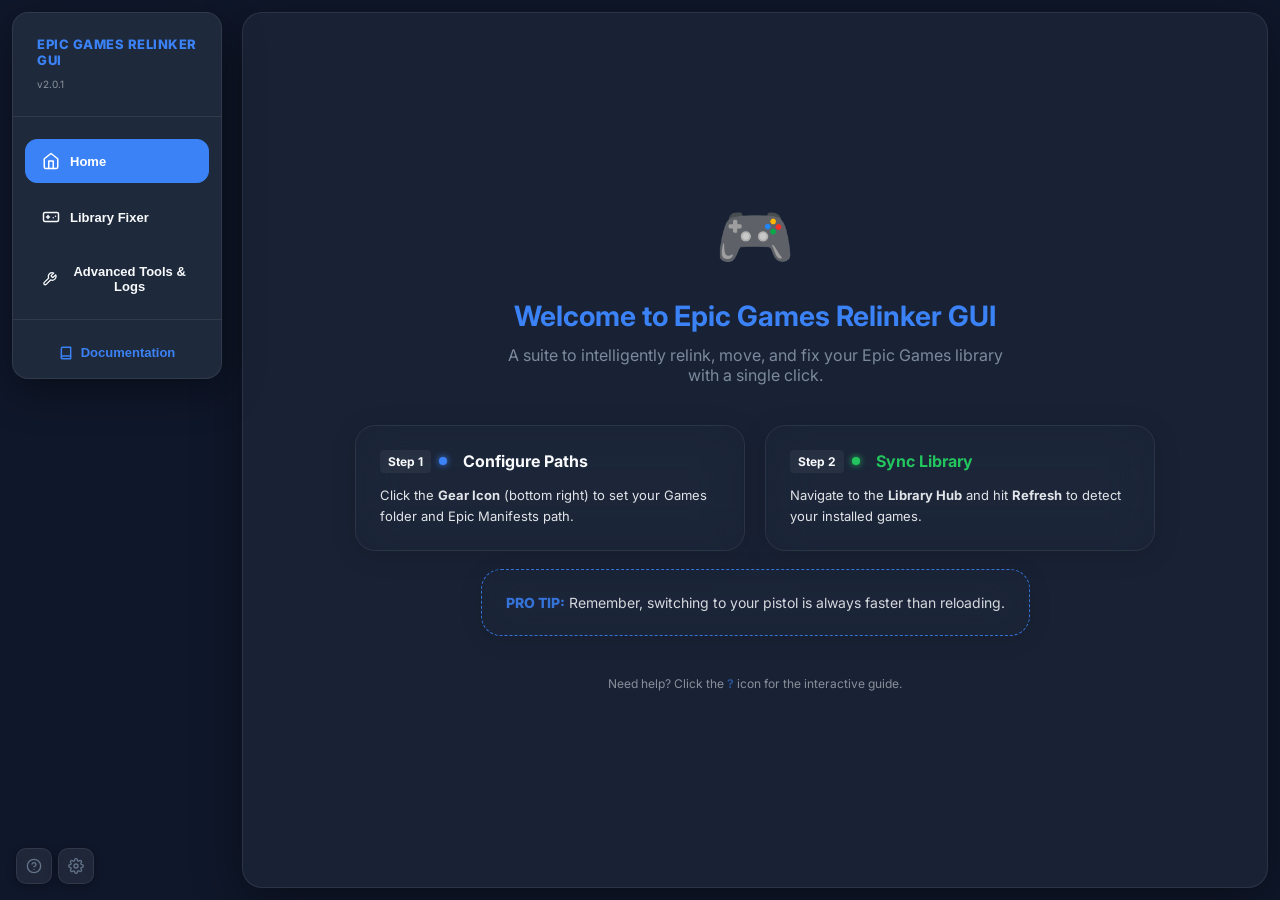
<file: src/web/index.html>
<!DOCTYPE html>
<html lang="en" data-theme="Dark Blue">

<head>
    <meta charset="UTF-8">
    <meta name="viewport" content="width=device-width, initial-scale=1.0">
    <title>Epic Games Relinker GUI</title>
    <link rel="stylesheet" href="style.css?v=2.2.1">
    <link href="https://fonts.googleapis.com/css2?family=Inter:wght@400;500;600;700&display=swap" rel="stylesheet">
    <style>
        
        [data-mode="light"] .btn, 
        [data-mode="light"] button { 
            color: #050a14 !important; 
        }
        [data-mode="light"] .btn-primary, 
        [data-mode="light"] .btn-success, 
        [data-mode="light"] .btn-danger,
        [data-mode="light"] .bg-accent,
        [data-mode="light"] .bg-success,
        [data-mode="light"] .bg-danger,
        [data-mode="light"] .bg-blue,
        [data-mode="light"] .bg-green,
        [data-mode="light"] .bg-purple,
        [data-mode="light"] .bg-orange,
        [data-mode="light"] .nav-btn.active {
            color: #ffffff !important;
        }
        [data-mode="light"] .btn:disabled, 
        [data-mode="light"] button:disabled {
            color: #64748b !important;
            background: rgba(0,0,0,0.06) !important;
        }
    </style>
</head>

<body>
    <div class="background-blob"></div>
    <div class="background-blob blob-2"></div>

    
    <div id="settingsOverlay" class="settings-overlay hidden" onclick="appCtrl.closeSettings(event)">
        <div class="settings-panel glass-card" id="settingsPanel">

            
            <div class="settings-header">
                <div class="settings-title">
                    <span class="settings-icon">⚙</span>
                    <span>Settings</span>
                </div>
                <button class="settings-close-btn" onclick="appCtrl.closeSettings()">✕</button>
            </div>

            <div class="settings-body">

                
                <div class="settings-section">
                    <div class="settings-section-label">Paths</div>

                    <div class="path-row">
                        <label>Manifests Folder</label>
                        <div class="input-group">
                            <input type="text" id="manifestPath" readonly placeholder="Default Epic path...">
                            <button onclick="appCtrl.browseManifests()">Browse</button>
                        </div>
                    </div>

                    <div class="toggle-row">
                        <label class="toggle-switch">
                            <input type="checkbox" id="useDefault" checked onchange="appCtrl.toggleDefault()">
                            <span class="toggle-slider"></span>
                        </label>
                        <span class="toggle-label">Use default Epic path</span>
                    </div>

                    <div class="path-row mt-2">
                        <label>Games Folder</label>
                        <div class="input-group">
                            <input type="text" id="gamesPath" placeholder="Select your games folder..." oninput="appCtrl.syncGamesPath('settings')">
                            <button onclick="appCtrl.browseGames()">Browse</button>
                        </div>
                    </div>
                </div>

                
                <div class="settings-section">
                    <div class="settings-section-label">
                        <span class="group-dot blue"></span>Appearance
                    </div>

                    <div class="select-row">
                        <label>Theme Selection</label>
                        <div class="theme-selector">
                            <select id="themeSelect" onchange="appCtrl.applyTheme(this.value)">
                                <option value="Dark Blue">Blue</option>
                                <option value="Midnight Purple">Purple</option>
                                <option value="Hacker Green">Green</option>
                                <option value="Crimson Dark">Red</option>
                                <option value="Ocean Teal">Teal</option>
                                <option value="Warm Ember">Amber</option>
                                <option value="Slate Gray">Gray</option>
                                <option value="Cyber Rose">Rose</option>
                                <option value="Nordic Frost">Frost</option>
                                <option value="AMOLED Black">Black/White</option>
                            </select>
                            <div class="theme-preview" id="themePreview"></div>
                        </div>
                    </div>

                    <div class="toggle-row mt-2">
                        <label class="toggle-switch">
                            <input type="checkbox" id="displayModeToggle" onchange="appCtrl.onModeToggle()">
                            <span class="toggle-slider"></span>
                        </label>
                        <span class="toggle-label">Light Mode</span>
                    </div>
                </div>

                
                <div class="settings-section">
                    <div class="settings-section-label">
                        <span class="group-dot"></span>Developer
                    </div>
                    <div class="toggle-row">
                        <label class="toggle-switch">
                            <input type="checkbox" id="debugMode" onchange="appCtrl.onDebugToggle()">
                            <span class="toggle-slider"></span>
                        </label>
                        <span class="toggle-label">Debug Mode <span class="badge-warn">DEV</span></span>
                    </div>
                    <p class="settings-hint">Logs full Python tracebacks to the console on any error.</p>
                    <button class="btn btn-full bg-border mt-2" onclick="window.pywebview.api.open_dev_tools()" style="font-size: 11px; padding: 6px;">
                        Open Developer Console (Inspect)
                    </button>
                </div>

                
                <div class="settings-section">
                    <div class="settings-section-label">
                        <span class="group-dot warn"></span>Maintenance
                    </div>
                    <div class="settings-danger-row">
                        <button class="btn-settings-action btn-settings-restore" onclick="appCtrl.restoreSettings()" style="display:flex; align-items:center; gap:6px; justify-content:center;">
                            <svg width="14" height="14" viewBox="0 0 24 24" fill="none" stroke="currentColor" stroke-width="2" stroke-linecap="round" stroke-linejoin="round"><path d="M3 12a9 9 0 1 0 9-9 9.75 9.75 0 0 0-6.74 2.74L3 8"/><path d="M3 3v5h5"/></svg>
                            Restore Settings
                        </button>
                        <button class="btn-settings-action btn-settings-reset" onclick="appCtrl.resetSettings()" style="display:flex; align-items:center; gap:6px; justify-content:center;">
                            <svg width="14" height="14" viewBox="0 0 24 24" fill="none" stroke="currentColor" stroke-width="2" stroke-linecap="round" stroke-linejoin="round"><line x1="18" y1="6" x2="6" y2="18"/><line x1="6" y1="6" x2="18" y2="18"/></svg>
                            Reset Defaults
                        </button>
                    </div>
                    <div class="settings-danger-row mt-2">
                        <button class="btn btn-full bg-border flex-center gap-2" onclick="appCtrl.hardRefresh()" style="font-size: 11px; padding: 8px;">
                            <svg width="14" height="14" viewBox="0 0 24 24" fill="none" stroke="currentColor" stroke-width="2" stroke-linecap="round" stroke-linejoin="round"><path d="M21.5 2v6h-6M21.34 15.57a10 10 0 1 1-.59-8.4l5.67-5.67"/></svg>
                            Hard Refresh (Clear Cache)
                        </button>
                    </div>
                    <p class="settings-hint">
                        <b>Hard Refresh</b> reloads the interface and bypasses the file cache. Your settings (paths/theme) will be <b>kept</b>.
                    </p>
                </div>

                
                <div class="settings-section credits-section">
                    <div class="settings-section-label">
                        <span class="group-dot success"></span>Credits
                    </div>
                    <div class="credits-card">
                        <div class="credit-row main-credit">
                            <div class="credit-avatar accent">S</div>
                            <div>
                                <div class="credit-name">Supernova1114</div>
                                <div class="credit-role">Original Developer</div>
                            </div>
                        </div>
                        <div class="credits-divider"></div>
                        <div class="credit-row">
                            <div class="credit-avatar muted">S</div>
                            <div>
                                <div class="credit-name">Super0Teah</div>
                                <div class="credit-role">GUI Dev &amp; Fix, Link, Capture, and Auto Fix Features Dev</div>
                            </div>
                        </div>
                        <div class="credit-row">
                            <div class="credit-avatar muted">Z</div>
                            <div>
                                <div class="credit-name">zouyonghe</div>
                                <div class="credit-role">Contributor to Original Project</div>
                            </div>
                        </div>
                        <div class="credits-footer">Epic Games Relinker GUI · v2.0.1</div>
                    </div>
                </div>

            </div>
        </div>
    </div>

    
    <div id="app" class="app-root">

        
        <div class="sidebar">
            
            <div class="sidebar-header">
                <h1 class="app-title">Epic Games Relinker GUI</h1>
                <span class="app-version">v2.0.1</span>
            </div>

                <div class="sidebar-nav">
                    <button class="nav-btn active" onclick="appCtrl.switchNav('home')" id="nav-home">
                        <svg width="18" height="18" viewBox="0 0 24 24" fill="none" stroke="currentColor" stroke-width="2" stroke-linecap="round" stroke-linejoin="round"><path d="M3 9l9-7 9 7v11a2 2 0 0 1-2 2H5a2 2 0 0 1-2-2z"></path><polyline points="9 22 9 12 15 12 15 22"></polyline></svg>
                        Home
                    </button>
                    <button class="nav-btn" onclick="appCtrl.switchNav('library')" id="nav-library">
                        <svg width="18" height="18" viewBox="0 0 24 24" fill="none" stroke="currentColor" stroke-width="2" stroke-linecap="round" stroke-linejoin="round"><rect x="2" y="6" width="20" height="12" rx="2" ry="2"></rect><path d="M6 12h4"></path><path d="M8 10v4"></path><path d="M15 13h.01"></path><path d="M18 11h.01"></path></svg>
                        Library Fixer
                    </button>
                    <button class="nav-btn" onclick="appCtrl.switchNav('tools')" id="nav-tools">
                        <svg width="18" height="18" viewBox="0 0 24 24" fill="none" stroke="currentColor" stroke-width="2" stroke-linecap="round" stroke-linejoin="round"><path d="M14.7 6.3a1 1 0 0 0 0 1.4l1.6 1.6a1 1 0 0 0 1.4 0l3.77-3.77a6 6 0 0 1-7.94 7.94l-6.91 6.91a2.12 2.12 0 0 1-3-3l6.91-6.91a6 6 0 0 1 7.94-7.94l-3.76 3.76z"></path></svg>
                        Advanced Tools & Logs
                    </button>
                </div>

                <div class="sidebar-footer">
                    <button class="nav-btn-alt" onclick="appCtrl.openReadme()">
                    <svg width="14" height="14" viewBox="0 0 24 24" fill="none" stroke="currentColor" stroke-width="2.5" stroke-linecap="round" stroke-linejoin="round"><path d="M4 19.5A2.5 2.5 0 0 1 6.5 17H20"></path><path d="M6.5 2H20v20H6.5A2.5 2.5 0 0 1 4 19.5v-15A2.5 2.5 0 0 1 6.5 2z"></path></svg>
                    Documentation
                </button>
                </div>
            </div>

            
            <div class="main-content">

                <div class="main-viewport">
                
                <div id="homeView" class="app-view">
                    <div class="welcome-card">
                        
                        <div class="welcome-icon">🎮</div>
                        <h1 class="welcome-title">Welcome to Epic Games Relinker GUI</h1>
                        <p class="welcome-subtitle">
                            A suite to intelligently relink, move, and fix your 
                            Epic Games library with a single click.
                        </p>

                        <div class="quick-start-grid">
                            
                            <div class="glass-card start-step">
                                <div class="step-label blue">
                                    <span class="step-badge">Step 1</span>
                                    <span class="group-dot blue"></span>Configure Paths
                                </div>
                                <p class="step-desc">
                                    Click the <b>Gear Icon</b> (bottom right) to set your Games folder and Epic Manifests path.
                                </p>
                            </div>

                            <div class="glass-card start-step">
                                <div class="step-label success">
                                    <span class="step-badge">Step 2</span>
                                    <span class="group-dot success"></span>Sync Library
                                </div>
                                <p class="step-desc">
                                    Navigate to the <b>Library Hub</b> and hit <b>Refresh</b> to detect your installed games.
                                </p>
                            </div>

                        </div>

                        <div class="glass-card mt-3" style="padding: 24px; border: 1px dashed var(--accent); opacity: 0.85;">
                            <p style="font-size: 14px; margin: 0; color: var(--text);">
                                <span style="color: var(--accent); font-weight: 800;">PRO TIP:</span> 
                                Remember, switching to your pistol is always faster than reloading.
                            </p>
                        </div>

                        <div style="margin-top: 40px; font-size: 12px; opacity: 0.5;">
                            Need help? Click the <b style="cursor:help; color:var(--accent);" onclick="appCtrl.openHelp()">?</b> icon for the interactive guide.
                        </div>

                    </div>
                </div>

                
                <div id="toolsView" class="app-view flex-row gap-3 hidden">
                
                
                <div class="actions-column">

                
                <div class="action-group glass-card" id="group-relink">
                    <div class="action-group-header" onclick="appCtrl.toggleGroup('group-relink')">
                        <div class="group-title">
                            <span class="group-dot accent"></span>
                            Bulk Utilities
                        </div>
                        <span class="group-chevron collapsed" id="chevron-group-relink">▾</span>
                    </div>
                    <div class="action-group-body collapsed" id="body-group-relink" onclick="event.stopPropagation()">
                        <div class="btn-grid">
                            <button class="btn bg-accent flex-center gap-2" onclick="appCtrl.runAction('relink')">
                                <svg width="14" height="14" viewBox="0 0 24 24" fill="none" stroke="currentColor" stroke-width="2" stroke-linecap="round" stroke-linejoin="round"><path d="M21.5 2v6h-6M21.34 15.57a10 10 0 1 1-.59-8.4l5.67-5.67"/></svg>
                                Relink All
                            </button>
                            <button class="btn bg-accent2 flex-center gap-2" onclick="appCtrl.runAction('move')">
                                <svg width="14" height="14" viewBox="0 0 24 24" fill="none" stroke="currentColor" stroke-width="2" stroke-linecap="round" stroke-linejoin="round"><path d="M5 12h14M12 5l7 7-7 7"/></svg>
                                Move Games
                            </button>
                        </div>
                    </div>
                </div>

                
                <div class="action-group glass-card" id="group-manifest">
                    <div class="action-group-header" onclick="appCtrl.toggleGroup('group-manifest')">
                        <div class="group-title">
                            <span class="group-dot warn"></span>
                            Maintenance
                        </div>
                        <span class="group-chevron collapsed" id="chevron-group-manifest">▾</span>
                    </div>
                    <div class="action-group-body collapsed" id="body-group-manifest" onclick="event.stopPropagation()">
                        <div class="btn-grid">
                            <button class="btn bg-amber flex-center gap-2" onclick="appCtrl.openManifestCleanup()">
                                <svg width="14" height="14" viewBox="0 0 24 24" fill="none" stroke="currentColor" stroke-width="2" stroke-linecap="round" stroke-linejoin="round"><path d="M3 6h18M8 6V4h8v2M19 6l-1 14H6L5 6"/></svg>
                                Cleanup
                            </button>
                            <button class="btn bg-blue flex-center gap-2" onclick="appCtrl.openManifestValidator()">
                                <svg width="14" height="14" viewBox="0 0 24 24" fill="none" stroke="currentColor" stroke-width="2" stroke-linecap="round" stroke-linejoin="round"><path d="M9 11l3 3L22 4"/><path d="M21 12v7a2 2 0 0 1-2 2H5a2 2 0 0 1-2-2V5a2 2 0 0 1 2-2h11"/></svg>
                                Validator
                            </button>
                        </div>
                    </div>
                </div>

                
                <div class="action-group glass-card" id="group-capture">
                    <div class="action-group-header" onclick="appCtrl.toggleGroup('group-capture')">
                        <div class="group-title">
                            <span class="group-dot success"></span>
                            Advanced Support
                        </div>
                        <span class="group-chevron collapsed" id="chevron-group-capture">▾</span>
                    </div>
                    <div class="action-group-body collapsed" id="body-group-capture" onclick="event.stopPropagation()">
                        <div class="btn-grid">
                            <button class="btn bg-success flex-center gap-2" onclick="appCtrl.runAction('capture')">
                                <svg width="14" height="14" viewBox="0 0 24 24" fill="none" stroke="currentColor" stroke-width="2" stroke-linecap="round" stroke-linejoin="round"><circle cx="12" cy="12" r="10"/><circle cx="12" cy="12" r="3"/></svg>
                                Capture
                            </button>
                            <button class="btn bg-purple flex-center gap-2" onclick="appCtrl.runAction('link')">
                                <svg width="14" height="14" viewBox="0 0 24 24" fill="none" stroke="currentColor" stroke-width="2" stroke-linecap="round" stroke-linejoin="round"><path d="M10 13a5 5 0 0 0 7.54.54l3-3a5 5 0 0 0-7.07-7.07l-1.72 1.71"/><path d="M14 11a5 5 0 0 0-7.54-.54l-3 3a5 5 0 0 0 7.07 7.07l1.71-1.71"/></svg>
                                Manual Link
                            </button>
                        </div>
                        <button class="btn btn-full bg-amber mt-2 flex-center gap-2" onclick="appCtrl.runAction('fix')">
                            <svg width="14" height="14" viewBox="0 0 24 24" fill="none" stroke="currentColor" stroke-width="2" stroke-linecap="round" stroke-linejoin="round"><path d="M14.7 6.3a1 1 0 0 0 0 1.4l1.6 1.6a1 1 0 0 0 1.4 0l3.77-3.77a6 6 0 0 1-7.94 7.94l-6.91 6.91a2.12 2.12 0 0 1-3-3l6.91-6.91a6 6 0 0 1 7.94-7.94l-3.76 3.76z"/></svg>
                            Advanced Manual Fix
                        </button>
                        <button class="btn btn-full bg-blue mt-1 flex-center gap-2" onclick="appCtrl.runAction('move_pc')">
                            <svg width="14" height="14" viewBox="0 0 24 24" fill="none" stroke="currentColor" stroke-width="2" stroke-linecap="round" stroke-linejoin="round"><path d="M17 3l4 4-4 4M7 21l-4-4 4-4M3 17h18M21 7H3"/></svg>
                            Move Between PCs
                        </button>
                    </div>
                </div>

            </div>

            
            <div class="glass-card terminal" id="terminalPanel">
                <div class="terminal-header">
                    <div class="terminal-title">
                        <div class="terminal-dot red"></div>
                        <div class="terminal-dot yellow"></div>
                        <div class="terminal-dot green"></div>
                        <span>Output Log</span>
                        <span class="terminal-line-count" id="terminalLineCount"></span>
                    </div>
                    <div class="terminal-header-right">
                        <button class="btn-small" onclick="appCtrl.copyLog()">Copy</button>
                        <button class="btn-small" onclick="appCtrl.saveLog()">Save</button>
                        <button class="btn-small" onclick="appCtrl.openLogFolder()">Folder</button>
                        <button class="btn-small" id="clearLogBtn" onclick="appCtrl.clearLog()">Clear</button>
                    </div>
                </div>
                <div id="logContent" class="terminal-body" style="flex: 1; max-height: none; overflow-y: auto;">
                    <div class="log-entry log-INFO">
                        <span class="log-ts">00:00:00</span>
                        <span class="log-text">Ready. Select an action from the left.</span>
                    </div>
                </div>
            </div>

            

                </div>

                
        <div id="libraryView" class="app-view hidden">
            <div class="library-header-bar">
                <h3>Library Fixer</h3>
                <div class="header-actions">
                    <button class="btn bg-accent" onclick="appCtrl.refreshLibrary()">
                        <svg width="16" height="16" viewBox="0 0 24 24" fill="none" stroke="currentColor" stroke-width="2" stroke-linecap="round" stroke-linejoin="round"><path d="M21.5 2v6h-6M21.34 15.57a10 10 0 1 1-.59-8.4l5.67-5.67"/></svg>
                        Refresh Library
                    </button>
                    <button class="btn bg-orange" onclick="appCtrl.restartLauncher()">
                        <svg width="16" height="16" viewBox="0 0 24 24" fill="none" stroke="currentColor" stroke-width="2" stroke-linecap="round" stroke-linejoin="round"><path d="M18.36 6.64a9 9 0 1 1-12.73 0"></path><line x1="12" y1="2" x2="12" y2="12"></line></svg>
                        Restart Launcher
                    </button>
                </div>
            </div>
            
            <div class="glass-card library-container">
                
                <div class="action-group" id="lib-group-main">
                    <div class="action-group-header" onclick="appCtrl.toggleGroup('lib-group-main')">
                        <div class="group-title">
                            <span class="group-dot success"></span>
                            Main Games
                            <span id="mainGamesCount" class="lib-section-count"></span>
                        </div>
                        <span class="group-chevron collapsed" id="chevron-lib-group-main">▾</span>
                    </div>
                    <div class="action-group-body collapsed" id="body-lib-group-main">
                        <div id="libraryGrid" class="library-grid">
                            
                            <div class="library-empty-notice">
                                Configure your paths in Settings and click Refresh to view your library.
                            </div>
                        </div>
                    </div>
                </div>

                <div class="action-group hidden" id="dlcSection">
                    <div class="action-group-header" onclick="appCtrl.toggleGroup('lib-group-dlc')">
                        <div class="group-title">
                            <span class="group-dot purple"></span>
                            Possible DLCs & Add-ons
                            <span id="dlcCount" class="lib-section-count"></span>
                        </div>
                        <span class="group-chevron collapsed" id="chevron-lib-group-dlc">▾</span>
                    </div>
                    <div class="action-group-body collapsed" id="body-lib-group-dlc">
                        <div id="dlcGrid" class="library-grid">
                            
                        </div>
                    </div>
                </div>

                
                <div class="action-group hidden" id="pendingSection" style="margin-top: 15px;">
                    <div class="action-group-header" onclick="appCtrl.toggleGroup('lib-group-pending')">
                        <div class="group-title">
                            <span class="group-dot purple"></span>
                            Pending Manifests
                            <span id="pendingSectionCount" class="lib-section-count"></span>
                        </div>
                        <span class="group-chevron collapsed" id="chevron-lib-group-pending">▾</span>
                    </div>
                    <div class="action-group-body collapsed" id="body-lib-group-pending">
                        <p class="lib-section-notice">
                            These <b>.item</b> files are in Epic's <code>Pending\</code> subfolder — leftovers from
                            cancelled downloads or interrupted installs. Use <b>Manifest Cleanup → Duplicate Pending</b> to remove duplicates.
                        </p>
                        <div id="pendingGrid" class="library-grid" style="margin-top: 10px;">
                            
                        </div>
                    </div>
                </div>

            </div>
                </div>

                </div>
                </div>
    </div>


    
    <div id="modalOverlay" class="modal-overlay hidden" onclick="appCtrl.closeModals(event)">

        
        <div id="captureModal" class="modal-content glass-card hidden" onclick="event.stopPropagation()">
            <h3 id="captureModalTitle" class="success-text">Capture Missing Manifests</h3>
            <p id="captureModalMsg" class="subtitle text-center"></p>
            <p class="warning-text">Note: "Install failed" messages in the Epic Launcher are normal — ignore them.</p>
            <div class="modal-actions mt-3 flex-center gap-3">
                <button class="btn bg-success" onclick="appCtrl.confirmCapture('ok')">✓ Done</button>
                <button class="btn bg-border" onclick="appCtrl.confirmCapture('skip')">Skip</button>
                <button class="btn bg-danger" onclick="appCtrl.confirmCapture('abort')">✕ Abort All</button>
            </div>
        </div>

        
        <div id="readmeModal" class="modal-content glass-card readme-modal hidden" onclick="event.stopPropagation()">
            <div class="modal-header-bar">
                <div class="modal-header-left">
                    <div class="modal-header-icon">
                        <svg width="18" height="18" viewBox="0 0 24 24" fill="none" stroke="currentColor" stroke-width="2" stroke-linecap="round" stroke-linejoin="round"><path d="M2 3h6a4 4 0 0 1 4 4v14a3 3 0 0 0-3-3H2z"/><path d="M22 3h-6a4 4 0 0 0-4 4v14a3 3 0 0 1 3-3h7z"/></svg>
                    </div>
                    <div>
                        <h3 class="modal-header-title">Project Documentation</h3>
                        <p class="modal-header-subtitle">README.md • System Guide</p>
                    </div>
                </div>
                <button class="btn bg-border" onclick="appCtrl.closeReadme()" style="height: 32px; font-size: 12px; padding: 0 12px;">Close</button>
            </div>
            <div class="readme-body">
                <div id="readmeContent" class="readme-text">
                    Loading documentation...
                </div>
            </div>
        </div>
        <div id="moveModal" class="modal-content glass-card hidden" onclick="event.stopPropagation()">
            <h3 style="color:var(--blue)">→ Move Games</h3>
            <p class="subtitle">Select games to move:</p>
            <div class="list-container" id="moveGameList"></div>
            <p class="subtitle mt-2">Destination:</p>
            <div class="input-group">
                <input type="text" id="moveDestPath" placeholder="Select destination folder..." readonly>
                <button onclick="appCtrl.browseMoveDest()">Browse</button>
            </div>
            <div class="modal-actions">
                <button class="btn bg-border" onclick="appCtrl.closeModals()">Cancel</button>
                <button class="btn bg-blue" onclick="appCtrl.confirmMove()">Move Selected →</button>
            </div>
        </div>

        
        <div id="linkModal" class="modal-content glass-card hidden" onclick="event.stopPropagation()">
            <h3 id="linkModalTitle" style="color:var(--purple)">⬡ Link Pending Manifest</h3>
            <div class="info-box" id="linkModalInfo"></div>
            <p class="warning-text">⚠ Linking to the wrong folder will corrupt the launcher entry. Abort if unsure.</p>
            <p class="subtitle">Select the game folder this manifest belongs to:<br>
                <span class="muted">[ ★ ] predicted match &nbsp;|&nbsp; [ ? ] possible guess / Possible DLC</span>
            </p>
            <div class="list-container" id="linkGameList"></div>
            <div class="modal-actions">
                <button class="btn bg-border" onclick="appCtrl.closeModals()">Abort</button>
                <button class="btn bg-purple" onclick="appCtrl.confirmLink()">⬡ Link Selected</button>
            </div>
        </div>

        
        <div id="fixModal" class="modal-content glass-card large hidden" onclick="event.stopPropagation()">
            <h3 id="fixModalTitle" class="text-amber">✦ Fix Manifest Link</h3>
            <p id="fixModalSubtitle" class="subtitle text-center"></p>
            <div class="split-pane">
                <div class="pane">
                    <h4>Launcher Manifests</h4>
                    <div class="list-container" id="fixManifestList"></div>
                </div>
                <div class="pane">
                    <h4>Correct Game Folder</h4>
                    <div class="list-container" id="fixGameList"></div>
                </div>
            </div>
            <p id="fixStatus" class="status-text">Select a manifest to see its current install location.</p>
            <div class="modal-actions">
                <button class="btn bg-border" id="fixCancelBtn" onclick="appCtrl.closeFixModal()">Cancel</button>
                <button class="btn bg-amber" id="fixConfirmBtn" onclick="appCtrl.confirmFix()">✦ Fix Link</button>
            </div>
        </div>

    </div>

    
    <div id="manifestCleanupOverlay" class="modal-overlay hidden" onclick="appCtrl.closeManifestCleanup(event)">
        <div class="modal-content glass-card manifest-modal" id="manifestCleanupModal">
            <h3 class="text-amber">🧹 Manifest Cleanup</h3>

            
            <div class="cleanup-warning-banner">
                <span class="cleanup-warning-icon">⚠</span>
                <div>
                    <b>Fix broken manifests first!</b> This tool compares game data between root and pending manifests.
                    If your root manifests are broken or have wrong paths, the comparison will be inaccurate.
                    Use <b>Manifest Validator</b> and <b>Fix Manifest Link</b> before running cleanup.
                </div>
            </div>

            
            <div class="cleanup-tabs">
                <button class="cleanup-tab active" id="cleanupTabOrphans" onclick="appCtrl.cleanupSwitchTab('orphans')">
                    Orphaned <span class="cleanup-tab-count" id="cleanupCountOrphans"></span>
                </button>
                <button class="cleanup-tab" id="cleanupTabSystem" onclick="appCtrl.cleanupSwitchTab('system')">
                    Duplicates <span class="cleanup-tab-count" id="cleanupCountSystem"></span>
                </button>
                <button class="cleanup-tab" id="cleanupTabPending" onclick="appCtrl.cleanupSwitchTab('pending')">
                    Pending <span class="cleanup-tab-count" id="cleanupCountPending"></span>
                </button>
            </div>

            
            <div id="cleanupPaneOrphans" class="cleanup-pane">
                <p class="cleanup-pane-desc muted">
                    These <b>.item</b> files point to game folders that no longer exist on disk — ghost entries.
                </p>
                <div id="cleanupOrphanList" class="manifest-result-list">
                    <div class="muted text-center" style="padding: 32px;">Scanning...</div>
                </div>
            </div>

            <div id="cleanupPaneSystem" class="cleanup-pane hidden">
                <p class="cleanup-pane-desc muted">
                    Multiple <b>.item</b> files found with the same AppName. Epic only uses one; others are redundant leftovers.
                </p>
                <div id="cleanupSystemList" class="manifest-result-list">
                    <div class="muted text-center" style="padding: 32px;">Scanning...</div>
                </div>
            </div>

            
            <div id="cleanupPanePending" class="cleanup-pane hidden">
                <p class="cleanup-pane-desc muted">
                    These <b>.item</b> files are in the <code>Pending\</code> subfolder but the same game already has a manifest in the main folder. They are leftover from cancelled downloads and can be safely deleted.
                </p>
                <div id="cleanupPendingList" class="manifest-result-list">
                    <div class="muted text-center" style="padding: 32px;">Scanning...</div>
                </div>
            </div>

            <div class="manifest-summary" id="cleanupSummary"></div>
            <div class="modal-actions">
                <button class="btn bg-border" onclick="appCtrl.closeManifestCleanup()">Close</button>
                <button class="btn bg-border" id="cleanupSelectAllBtn" onclick="appCtrl.cleanupSelectAll()">Select All</button>
                <button class="btn bg-danger" id="cleanupDeleteBtn" onclick="appCtrl.cleanupDeleteSelected()">🗑 Delete Selected</button>
            </div>
        </div>
    </div>

    
    <div id="manifestValidatorOverlay" class="modal-overlay hidden" onclick="appCtrl.closeManifestValidator(event)">
        <div class="modal-content glass-card manifest-modal" id="manifestValidatorModal">
            <h3 style="color: var(--blue);">✔ Manifest Validator</h3>
            <p class="subtitle">Showing all <b>.item</b> files with detected issues. Use the <b>Fix Manifest Link</b> tool to repair broken paths.</p>
            <div id="validatorIssueList" class="manifest-result-list">
                <div class="muted text-center" style="padding: 32px;">Scanning...</div>
            </div>
            <div class="manifest-summary" id="validatorSummary"></div>
            <div class="modal-actions">
                <button class="btn bg-border" onclick="appCtrl.closeManifestValidator()">Close</button>
                <button class="btn bg-amber" onclick="appCtrl.runAction('fix')" style="margin-left: auto;">✦ Open Fix Tool</button>
            </div>
        </div>
    </div>

    
    <div id="helpOverlay" class="help-overlay hidden" onclick="appCtrl.closeHelp(event)">
        <div class="help-content glass-card" id="helpPanel" onclick="event.stopPropagation()">
            
            <div class="settings-header">
                <div class="settings-title">
                    <span class="settings-icon">?</span>
                    <span>How to Use</span>
                </div>
                <button class="settings-close-btn" onclick="appCtrl.closeHelp()">✕</button>
            </div>

            <div class="settings-body">
                
                
                <div class="action-group" id="help-library">
                    <div class="action-group-header" onclick="appCtrl.toggleGroup('help-library')">
                        <div class="group-title"><span class="group-dot success"></span>Library Fixer</div>
                        <span class="group-chevron collapsed" id="chevron-help-library">▾</span>
                    </div>
                    <div class="action-group-body collapsed" id="body-help-library">
                        <p>Fixing Games</p>
                        <ol>
                            <li>Click <b>Refresh Library</b> to scan your installed games.</li>
                            <li>If a game says <b>Unregistered</b>, click <b>Fix</b> to sync it with Epic.</li>
                            <li>If a game says <b>Duplicate (No Local Source)</b>, it means the launcher has a manifest but your game folder is missing its tracking files.</li>
                            <li>Restart the Epic Launcher when prompted to see the changes.</li>
                        </ol>
                    </div>
                </div>

                
                <div class="action-group" id="help-relink">
                    <div class="action-group-header" onclick="appCtrl.toggleGroup('help-relink')">
                        <div class="group-title"><span class="group-dot blue"></span>Batch Tools</div>
                        <span class="group-chevron collapsed" id="chevron-help-relink">▾</span>
                    </div>
                    <div class="action-group-body collapsed" id="body-help-relink">
                        <p>Relink Existing</p>
                        <ol>
                            <li>Point <b>Games Folder</b> to your library location.</li>
                            <li>Click <b>Relink All</b> to batch-patch paths for all currently linked manifests.</li>
                        </ol>
                        <p>Moving Games</p>
                        <ol>
                            <li>Select games in the Library tab, click <b>Move</b>, and choose a destination. The tool handles everything.</li>
                        </ol>
                    </div>
                </div>

                
                <div class="action-group" id="help-manifest-tools">
                    <div class="action-group-header" onclick="appCtrl.toggleGroup('help-manifest-tools')">
                        <div class="group-title"><span class="group-dot warn"></span>Maintenance</div>
                        <span class="group-chevron collapsed" id="chevron-help-manifest-tools">▾</span>
                    </div>
                    <div class="action-group-body collapsed" id="body-help-manifest-tools">
                        <p>🧹 Manifest Cleanup</p>
                        <ol>
                            <li>Removes "ghost" entries, duplicates, and orphaned manifests from your system.</li>
                        </ol>
                        <p>✔ Manifest Validator</p>
                        <ol>
                            <li>Checks for structural errors and broken path references in all manifest files.</li>
                        </ol>
                    </div>
                </div>
            </div>
        </div>
    </div>

    
    <div id="logBlob" style="position: fixed; bottom: 16px; left: 16px; z-index: 999; display: flex; flex-direction: column; align-items: flex-start; gap: 6px;">
        <button id="easterEggCorner" onclick="appCtrl.easterEgg()" class="hidden"
            style="background: none; border: none; opacity: 0.15; font-size: 13px; cursor: help; color: var(--muted); padding: 2px 6px;">¿?</button>
        
        <div style="display: flex; gap: 6px;">
            <button class="icon-btn floating-action-btn" onclick="appCtrl.openHelp()" title="Help">
                <svg width="16" height="16" viewBox="0 0 24 24" fill="none" stroke="currentColor" stroke-width="2" stroke-linecap="round" stroke-linejoin="round"><circle cx="12" cy="12" r="10"></circle><path d="M9.09 9a3 3 0 0 1 5.83 1c0 2-3 3-3 3"></path><line x1="12" y1="17" x2="12.01" y2="17"></line></svg>
            </button>
            <button class="icon-btn floating-action-btn" id="settingsBtn" onclick="appCtrl.openSettings()" title="Settings">
                <svg width="16" height="16" viewBox="0 0 24 24" fill="none" stroke="currentColor" stroke-width="2" stroke-linecap="round" stroke-linejoin="round"><circle cx="12" cy="12" r="3"/><path d="M19.4 15a1.65 1.65 0 0 0 .33 1.82l.06.06a2 2 0 0 1-2.83 2.83l-.06-.06a1.65 1.65 0 0 0-1.82-.33 1.65 1.65 0 0 0-1 1.51V21a2 2 0 0 1-4 0v-.09A1.65 1.65 0 0 0 9 19.4a1.65 1.65 0 0 0-1.82.33l-.06.06a2 2 0 0 1-2.83-2.83l.06-.06A1.65 1.65 0 0 0 4.68 15a1.65 1.65 0 0 0-1.51-1H3a2 2 0 0 1 0-4h.09A1.65 1.65 0 0 0 4.6 9a1.65 1.65 0 0 0-.33-1.82l-.06-.06a2 2 0 0 1 2.83-2.83l.06.06A1.65 1.65 0 0 0 9 4.68a1.65 1.65 0 0 0 1-1.51V3a2 2 0 0 1 4 0v.09a1.65 1.65 0 0 0 1 1.51 1.65 1.65 0 0 0 1.82-.33l.06-.06a2 2 0 0 1 2.83 2.83l-.06.06A1.65 1.65 0 0 0 19.4 9a1.65 1.65 0 0 0 1.51 1H21a2 2 0 0 1 0 4h-.09a1.65 1.65 0 0 0-1.51 1z"/></svg>
            </button>
            <button id="hideLogBtn" onclick="appCtrl.toggleTerminalOff()"
                style="display:none; padding: 7px 16px; font-size: 12px; font-weight: 700; border-radius: 999px;
                       background: rgba(239,68,68,0.18); border: 1px solid rgba(239,68,68,0.45);
                       color: #f87171; cursor: pointer; backdrop-filter: blur(8px);
                       box-shadow: 0 2px 12px rgba(0,0,0,0.4);">Hide Log</button>
            <button id="showLogBtn" onclick="appCtrl.toggleTerminalOn()"
                style="display:none; padding: 7px 16px; font-size: 12px; font-weight: 700; border-radius: 999px;
                       background: rgba(59,130,246,0.18); border: 1px solid rgba(59,130,246,0.45);
                       color: #60a5fa; cursor: pointer; backdrop-filter: blur(8px);
                       box-shadow: 0 2px 12px rgba(0,0,0,0.4);">Show Log</button>
        </div>
    </div>

    <script src="app.js?v=2.2.1"></script>
</body>
</html>
</file>
<file: src/web/style.css>
:root {

    --success: #22c55e;
    --warn: #f59e0b;
    --error: #ef4444;
    --radius-box: 20px;
    --radius-btn: 10px;
    --radius-sm: 8px;
    --shadow: rgba(0, 0, 0, 0.4);
    --glass-tint: rgba(255, 255, 255, 0.05);
    --glass-border: rgba(255, 255, 255, 0.08);
    --input-bg: rgba(0, 0, 0, 0.2);

    --muted: #64748b;
    --blue: #3b82f6;
    --purple: #a855f7;
    --amber: #f59e0b;
    --orange: #f97316;
    --danger: #ef4444;
    --green: #22c55e;
    --accent2: #818cf8;
    --btn-border: rgba(255, 255, 255, 0.1);
}


[data-theme="Dark Blue"] {
    --h: 222;
    --s: 47%;
    --bg: #0f172a;
    --panel: #1e293b;
    --surface: rgba(30, 41, 59, 0.7);
    --accent: #3b82f6;
    --text: #f8fafc;
    --text-muted: #94a3b8;
    --border: var(--glass-border);
}

[data-theme="Dark Blue"][data-mode="light"] {
    --bg: #cfe6ff;
    --panel: #abd3ff;
    --surface: #f0f7ff;
    --accent: #1d4ed8;
    --text: #0f172a;
    --text-muted: #1e3a8a;
    --border: rgba(15, 23, 42, 0.15);
    --glass-tint: rgba(0, 0, 0, 0.08);
    --glass-border: rgba(0, 0, 0, 0.12);
}


[data-theme="Midnight Purple"] {
    --h: 262;
    --s: 60%;
    --bg: #110c1d;
    --panel: #1a142e;
    --surface: rgba(35, 25, 60, 0.7);
    --accent: #a855f7;
    --text: #f3f0ff;
    --text-muted: #a594c4;
    --border: rgba(168, 85, 247, 0.15);
}

[data-theme="Midnight Purple"][data-mode="light"] {
    --bg: #e9d5ff;
    --panel: #d8b4fe;
    --surface: #f5f3ff;
    --accent: #7e22ce;
    --text: #2e1065;
    --text-muted: #581c87;
    --border: rgba(46, 16, 101, 0.15);
    --glass-tint: rgba(0, 0, 0, 0.08);
    --glass-border: rgba(0, 0, 0, 0.12);
}


[data-theme="Hacker Green"] {
    --h: 142;
    --s: 70%;
    --bg: #020a05;
    --panel: #051408;
    --surface: rgba(8, 28, 12, 0.8);
    --accent: #22c55e;
    --text: #e8fceb;
    --text-muted: #3d7a46;
    --border: rgba(34, 197, 94, 0.2);
}

[data-theme="Hacker Green"][data-mode="light"] {
    --bg: #dcfce7;
    --panel: #bbf7d0;
    --surface: #f0fdf4;
    --accent: #15803d;
    --text: #064e3b;
    --text-muted: #14532d;
    --border: rgba(6, 78, 59, 0.15);
    --glass-tint: rgba(0, 0, 0, 0.08);
    --glass-border: rgba(0, 0, 0, 0.12);
}


[data-theme="Crimson Dark"] {
    --h: 342;
    --s: 75%;
    --bg: #0f0204;
    --panel: #1a0509;
    --surface: rgba(35, 8, 12, 0.85);
    --accent: #f43f5e;
    --text: #fff1f2;
    --text-muted: #9f1239;
    --border: rgba(244, 63, 94, 0.2);
}

[data-theme="Crimson Dark"][data-mode="light"] {
    --bg: #fecdd3;
    --panel: #fda4af;
    --surface: #fff1f2;
    --accent: #be123c;
    --text: #4c0519;
    --text-muted: #881337;
    --border: rgba(76, 5, 25, 0.15);
    --glass-tint: rgba(0, 0, 0, 0.08);
    --glass-border: rgba(0, 0, 0, 0.12);
}


[data-theme="Warm Ember"] {
    --h: 38;
    --s: 90%;
    --bg: #0d0902;
    --panel: #1a1205;
    --surface: rgba(35, 25, 10, 0.85);
    --accent: #f59e0b;
    --text: #fffbeb;
    --text-muted: #92400e;
    --border: rgba(245, 158, 11, 0.2);
}

[data-theme="Warm Ember"][data-mode="light"] {
    --bg: #fef3c7;
    --panel: #fde68a;
    --surface: #fffbeb;
    --accent: #b45309;
    --text: #451a03;
    --text-muted: #78350f;
    --border: rgba(69, 26, 3, 0.15);
    --glass-tint: rgba(0, 0, 0, 0.08);
    --glass-border: rgba(0, 0, 0, 0.12);
}


[data-theme="Ocean Teal"] {
    --h: 187;
    --s: 85%;
    --bg: #020a0c;
    --panel: #05141a;
    --surface: rgba(8, 28, 35, 0.85);
    --accent: #06b6d4;
    --text: #ecfeff;
    --text-muted: #155e75;
    --border: rgba(6, 182, 212, 0.2);
}

[data-theme="Ocean Teal"][data-mode="light"] {
    --bg: #ccfbf1;
    --panel: #99f6e4;
    --surface: #f0fdfa;
    --accent: #0d9488;
    --text: #042f2e;
    --text-muted: #134e4a;
    --border: rgba(4, 47, 46, 0.15);
    --glass-tint: rgba(0, 0, 0, 0.08);
    --glass-border: rgba(0, 0, 0, 0.12);
}


[data-theme="Slate Gray"] {
    --h: 215;
    --s: 15%;
    --bg: #0f172a;
    --panel: #1e293b;
    --surface: rgba(30, 41, 59, 0.7);
    --accent: #64748b;
    --text: #f1f5f9;
    --text-muted: #94a3b8;
    --border: var(--glass-border);
}

[data-theme="Slate Gray"][data-mode="light"] {
    --bg: #e2e8f0;
    --panel: #cbd5e1;
    --surface: #f8fafc;
    --accent: #475569;
    --text: #0f172a;
    --text-muted: #334155;
    --border: rgba(15, 23, 42, 0.15);
    --glass-tint: rgba(0, 0, 0, 0.08);
    --glass-border: rgba(0, 0, 0, 0.12);
}


[data-theme="AMOLED Black"] {
    --bg: #000000;
    --panel: #080808;
    --surface: rgba(12, 12, 12, 0.95);
    --accent: #3b82f6;
    --text: #ffffff;
    --text-muted: #666666;
    --border: var(--glass-border);
}

[data-theme="AMOLED Black"][data-mode="light"] {
    --bg: #f5f5f5;
    --panel: #ebebeb;
    --surface: rgba(235, 235, 235, 0.9);
    --accent: #2563eb;
    --text: #1a1a1a;
    --text-muted: #525252;
    --border: rgba(0, 0, 0, 0.1);
}


[data-theme="Cyber Rose"] {
    --h: 330;
    --s: 70%;
    --bg: #1a0a14;
    --panel: #260f1d;
    --surface: rgba(45, 18, 35, 0.7);
    --accent: #f472b6;
    --text: #fdf2f8;
    --text-muted: #be185d;
    --border: rgba(244, 114, 182, 0.15);
}

[data-theme="Cyber Rose"][data-mode="light"] {
    --bg: #fdf2f8;
    --panel: #fbcfe8;
    --surface: #ffffff;
    --accent: #db2777;
    --text: #500724;
    --text-muted: #9d174d;
    --border: rgba(157, 23, 77, 0.15);
}


[data-theme="Nordic Frost"] {
    --h: 200;
    --s: 60%;
    --bg: #0a1118;
    --panel: #0f1a24;
    --surface: rgba(20, 35, 48, 0.75);
    --accent: #38bdf8;
    --text: #f0f9ff;
    --text-muted: #0369a1;
    --border: rgba(56, 189, 248, 0.15);
}

[data-theme="Nordic Frost"][data-mode="light"] {
    --bg: #f0f9ff;
    --panel: #e0f2fe;
    --surface: #ffffff;
    --accent: #0284c7;
    --text: #0c4a6e;
    --text-muted: #075985;
    --border: rgba(7, 89, 133, 0.15);
}


[data-mode="light"] {
    --text: #050a14 !important;
    --text-muted: #1e293b !important;
    --glass-tint: rgba(0, 0, 0, 0.06) !important;
    --glass-border: rgba(0, 0, 0, 0.12) !important;
}

[data-mode="light"] .btn-primary,
[data-mode="light"] .btn-success,
[data-mode="light"] .btn-danger,
[data-mode="light"] .bg-accent,
[data-mode="light"] .bg-success,
[data-mode="light"] .bg-danger {
    color: #ffffff !important;
}

[data-mode="light"] .btn-ghost,
[data-mode="light"] .btn:disabled,
[data-mode="light"] button:disabled {
    color: var(--text-muted) !important;
    background: rgba(0, 0, 0, 0.05) !important;
    border-color: rgba(0, 0, 0, 0.1) !important;
    cursor: not-allowed;
}

[data-mode="light"] .btn-ghost {
    background: transparent !important;
    color: var(--text) !important;
}

[data-mode="light"] .nav-btn,
[data-mode="light"] .input-group button,
[data-mode="light"] .btn-small {
    color: var(--text) !important;
}

[data-mode="light"] .nav-btn.active {
    color: #ffffff !important;
}


.group-dot {
    display: inline-block;
    width: 10px;
    height: 10px;
    border-radius: 50%;
    margin-right: 8px;
    box-shadow: 0 0 10px var(--accent);
}

.group-dot.accent {
    background: var(--accent);
}

.group-dot.success {
    background: var(--success);
    box-shadow: 0 0 10px rgba(34, 197, 94, 0.4);
}

.group-dot.warn {
    background: var(--warn);
    box-shadow: 0 0 10px rgba(245, 158, 11, 0.4);
}

.group-dot.purple {
    background: #a855f7;
    box-shadow: 0 0 10px rgba(168, 85, 247, 0.4);
}

.group-dot.red {
    background: var(--error);
    box-shadow: 0 0 10px rgba(239, 68, 68, 0.4);
}

.group-dot.dlc {
    background: #3b82f6;
    box-shadow: 0 0 10px rgba(59, 130, 246, 0.4);
}

[data-mode="light"] .group-dot {
    box-shadow: none;
    border: 1px solid rgba(0, 0, 0, 0.2);
}

[data-mode="light"] .group-dot.dlc {
    background: #1d4ed8;
}



.status-dot {
    display: inline-block;
    width: 10px;
    height: 10px;
    border-radius: 50%;
    margin-right: 8px;
}

.status-dot.warning {
    background: #f59e0b;
    box-shadow: 0 0 10px rgba(245, 158, 11, 0.5);
}

.status-dot.dlc {
    background: #3b82f6;
    box-shadow: 0 0 10px rgba(59, 130, 246, 0.5);
}

[data-mode="light"] .status-dot.warning {
    background: #d97706;
}

[data-mode="light"] .status-dot.dlc {
    background: #2563eb;
}

.lib-action-btn.fix {
    background: #9a3412;
    color: #fbbf24 !important;
    border: 1px solid #ea580c;
    padding: 6px 12px;
    border-radius: 6px;
    font-weight: 700;
    cursor: pointer;
    transition: all 0.2s ease;
    display: inline-flex;
    align-items: center;
    gap: 6px;
    font-size: 13px;
    letter-spacing: 0.5px;
    box-shadow: 0 2px 8px rgba(154, 52, 18, 0.4);
}

.lib-action-btn.fix:hover {
    filter: brightness(1.2);
    transform: translateY(-1px);
    box-shadow: 0 4px 12px rgba(154, 52, 18, 0.5);
}

.lib-action-btn.fix:active {
    transform: translateY(0);
    filter: brightness(0.9);
}

[data-mode="light"] .lib-action-btn.fix {
    background: #9a3412;
    color: #fbbf24 !important;
    border-color: #ea580c;
}

.fix-unavailable {
    font-size: 10px;
    color: var(--muted);
    font-style: italic;
    opacity: 0.7;
    margin-left: 8px;
    align-self: center;
}

.game-status.linked {
    color: var(--success);
}

[data-mode="light"] .game-status.linked {
    color: #15803d;
}

[data-mode="light"] .game-status.unregistered {
    color: #b45309;
}


.app-root {
    display: flex;
    flex-direction: row;
    position: fixed;
    inset: 0;
    overflow: hidden;
    padding: 12px;
    gap: 12px;
    align-items: stretch;
    background: var(--bg);
    box-sizing: border-box;
}

.main-content {
    flex: 1;
    display: flex;
    flex-direction: column;
    min-width: 0;
    min-height: 0;
    height: 100%;
    padding-left: 230px;
}

.main-viewport {
    flex: 1;
    display: flex;
    flex-direction: column;
    min-width: 0;
    min-height: 0;
    padding: 20px;
    border-radius: 20px;
    background: var(--surface);
    border: 1px solid var(--border);
    backdrop-filter: blur(14px);
    box-shadow: 0 12px 48px var(--shadow);
    overflow-y: auto;
}

[data-mode="light"] .main-viewport {
    background: var(--surface);
    backdrop-filter: none;
    box-shadow: 0 10px 40px rgba(0, 0, 0, 0.12);
}

[data-mode="light"] .muted,
[data-mode="light"] .terminal-title,
[data-mode="light"] .log-ts {
    color: #475569 !important;
}


.glass-card {
    background: var(--surface);
    border: 1px solid var(--border);
    backdrop-filter: blur(25px) saturate(160%);
    box-shadow: 0 12px 40px var(--shadow);
    border-radius: var(--radius-box);
    transition: all 0.3s ease;
}

[data-mode="light"] .glass-card {
    background: rgba(255, 255, 255, 0.7);
    backdrop-filter: blur(15px);
    border: 1px solid rgba(255, 255, 255, 0.4);
    box-shadow: 0 10px 40px rgba(0, 0, 0, 0.06);
}

input[type="text"],
select {
    background: var(--input-bg);
    color: var(--text);
    border: 1px solid var(--border);
    border-radius: var(--radius-sm);
    padding: 8px 12px;
    font-family: inherit;
    transition: all 0.2s;
}

[data-mode="light"] input[type="text"],
[data-mode="light"] select {
    background: var(--surface);
    color: var(--text);
    border: 1px solid var(--border);
}


.sidebar {
    position: absolute;
    top: 12px;
    left: 12px;
    width: 210px;
    display: flex;
    flex-direction: column;
    height: auto;
    max-height: calc(100% - 24px);
    border-radius: 16px;
    background: var(--panel);
    border: 1px solid var(--border);
    backdrop-filter: blur(25px);
    box-shadow: 0 12px 40px rgba(0, 0, 0, 0.4);
    z-index: 1000;
    overflow: hidden;
    padding-bottom: 8px;
    box-sizing: border-box;
    transition: all 0.3s ease;
}

[data-mode="light"] .sidebar {
    background: var(--panel);
    border-color: var(--glass-border);
    box-shadow: 0 10px 40px rgba(0, 0, 0, 0.06);
}

[data-mode="light"] .nav-btn {
    color: var(--text) !important;
}

[data-mode="light"] .nav-btn:hover {
    background: rgba(0, 0, 0, 0.06) !important;
    color: var(--text) !important;
}

.sidebar-header {
    padding: 24px;
    border-bottom: 1px solid var(--border);
    margin-bottom: 10px;
}

.app-title {
    font-size: 13px;
    font-weight: 800;
    margin-bottom: 4px;
    color: var(--accent);
    letter-spacing: 0.5px;
    text-transform: uppercase;
    white-space: normal;
    line-height: 1.2;
    overflow: visible;
}

.app-version {
    font-size: 10px;
    opacity: 0.5;
}

.sidebar-nav {
    padding: 12px;
    display: flex;
    flex-direction: column;
    gap: 12px;
}

.nav-btn {
    padding: 12px 16px;
    display: flex;
    gap: 10px;
    align-items: center;
    justify-content: flex-start;
    border-radius: 12px;
    background: transparent;
    color: var(--text);
    border: 1px solid transparent;
    cursor: pointer;
    width: 100%;
    transition: all 0.2s cubic-bezier(0.4, 0, 0.2, 1);
    font-size: 13px;
    font-weight: 600;
}

.nav-btn:hover {
    background: var(--glass-border);
    transform: scale(1.03) translateY(-2px);
    box-shadow: 0 8px 24px var(--shadow);
}

.nav-btn.active {
    background: var(--accent);
    color: #fff !important;
    border-color: var(--accent);
    box-shadow: 0 8px 28px rgba(var(--h), var(--s), 50%, 0.5);
}

[data-mode="light"] .nav-btn.active {
    color: var(--surface) !important;
}

.sidebar-footer {
    margin-top: auto;
    padding: 0 12px;
    border-top: 1px solid var(--border);
    padding-top: 15px;
}

.nav-btn-alt {
    font-size: 13px;
    padding: 10px 16px;
    font-weight: 600;
    background: rgba(var(--h), var(--s), 50%, 0.12);
    color: var(--accent);
    border: 1px solid rgba(var(--h), var(--s), 50%, 0.25);
    border-radius: 12px;
    width: calc(100% - 32px);
    margin: 0 16px;
    display: flex;
    align-items: center;
    justify-content: center;
    gap: 8px;
    cursor: pointer;
    transition: all 0.2s ease;
}

.nav-btn-alt:hover {
    background: var(--accent);
    color: #fff;
    transform: translateY(-1px);
    box-shadow: 0 4px 15px rgba(var(--h), var(--s), 50%, 0.3);
}

.nav-btn-alt:hover {
    transform: translateY(-1px);
    box-shadow: 0 6px 20px rgba(var(--h), var(--s), 50%, 0.3);
    filter: brightness(1.1);
}

.nav-btn-alt:hover {
    transform: scale(1.02) translateY(-2px);
    box-shadow: 0 12px 32px rgba(var(--h), var(--s), 50%, 0.5);
}

[data-mode="light"] .nav-btn-alt {
    color: var(--surface);
}

.nav-btn-alt:hover {
    opacity: 1;
    background: var(--accent);
    filter: brightness(1.1);
    transform: scale(1.02) translateY(-2px);
}

[data-mode="light"] .nav-btn-alt:hover {
    background: var(--accent);
    color: var(--surface);
}


.app-view {
    display: flex;
    flex-direction: column;
    flex: 1;
    min-height: 0;
    overflow: hidden;
}

#toolsView {
    overflow: hidden;
    height: 100%;
}

.welcome-card {
    flex: 1;
    display: flex;
    flex-direction: column;
    padding: 40px;
    align-items: center;
    justify-content: center;
    text-align: center;
    margin-bottom: 12px;
}

.welcome-icon {
    font-size: 64px;
    margin-bottom: 24px;
}

.welcome-title {
    color: var(--accent);
    margin: 0 0 12px;
    font-size: 28px;
}

.welcome-subtitle {
    max-width: 500px;
    margin: 0 auto 40px;
    opacity: 0.8;
}

.quick-start-grid {
    display: grid;
    grid-template-columns: repeat(2, 1fr);
    gap: 20px;
    width: 100%;
    max-width: 800px;
    text-align: left;
}

.start-step {
    padding: 24px;
    border: 1px solid var(--border);
}

.start-step.span-2 {
    grid-column: span 2;
}

.step-label {
    font-weight: 700;
    margin-bottom: 12px;
    display: flex;
    align-items: center;
    gap: 8px;
}

.step-label.success {
    color: var(--success);
}

.step-label.warn {
    color: var(--warn);
}

.step-label.accent {
    color: var(--accent);
}

.step-badge {
    background: var(--glass-tint);
    padding: 4px 8px;
    border-radius: 4px;
    font-size: 12px;
}

[data-mode="light"] .step-badge {
    background: rgba(var(--h), var(--s), 50%, 0.1);
}

.step-desc {
    font-size: 13px;
    opacity: 0.9;
    line-height: 1.6;
    margin: 0;
}

.actions-column {
    width: 320px;
    flex-shrink: 0;
}

.terminal {
    flex: 1;
    display: flex;
    flex-direction: column;
    min-width: 0;
    margin: 16px;
    border-radius: 20px;
    overflow: hidden;
    border: 1px solid var(--border);
    background: var(--panel);
    backdrop-filter: blur(20px);
    box-shadow: 0 10px 40px rgba(0, 0, 0, 0.3);
}

[data-mode="light"] .terminal {
    background: rgba(255, 255, 255, 0.7);
    border-color: rgba(0, 0, 0, 0.1);
    box-shadow: 0 5px 20px rgba(0, 0, 0, 0.05);
}

.terminal-header {
    cursor: default;
}

.terminal-header-right {
    display: flex;
    gap: 6px;
}


.library-header-bar {
    display: flex;
    justify-content: space-between;
    align-items: center;
    padding: 15px;
    margin-bottom: 12px;
}

.library-header-bar h3 {
    margin: 0;
    color: var(--text);
}

.header-actions {
    display: flex;
    gap: 10px;
}

.library-container {
    flex: 1;
    overflow-y: auto;
    padding: 15px;
    min-height: 0;
}

.library-grid {
    margin-bottom: 20px;
    display: grid;
    grid-template-columns: repeat(auto-fill, minmax(250px, 1fr));
    gap: 12px;
    padding: 8px;
    overflow: visible;
}

#libraryView {
    overflow: hidden;
    display: flex;
    flex-direction: column;
    height: 100%;
}

.library-empty-notice {
    text-align: center;
    color: var(--text-muted);
    padding: 40px;
}


.flex-center {
    display: flex;
    align-items: center;
    justify-content: center;
}

.flex-row {
    display: flex;
    flex-direction: row;
}

.flex-col {
    display: flex;
    flex-direction: column;
}

.gap-2 {
    gap: 6px;
}

.gap-3 {
    gap: 10px;
}

.mt-1 {
    margin-top: 4px;
}

.mt-2 {
    margin-top: 8px;
}

.span-2 {
    grid-column: span 2;
}


.welcome-subtitle {
    color: var(--text-muted);
}

[data-mode="light"] .welcome-title {
    color: var(--accent);
}

.step-badge {
    background: var(--glass-tint);
    padding: 4px 8px;
    border-radius: 4px;
    font-size: 12px;
    color: var(--text);
}

[data-mode="light"] .step-badge {
    background: rgba(var(--h), var(--s), 50%, 0.15);
    color: var(--text);
}

[data-mode="light"] .step-desc {
    color: var(--text);
}


[data-mode="light"] .btn:hover {
    color: var(--surface);
}

[data-mode="light"] .btn-small:hover {
    color: var(--text);
    background: var(--glass-border);
}

[data-mode="light"] .nav-btn:hover {
    color: var(--text);
}

[data-mode="light"] .nav-item.active {
    color: var(--surface);
}

.modal-content.readme-modal {
    width: 95% !important;
    height: 92% !important;
    max-width: 1200px !important;
    display: flex;
    flex-direction: column;
    padding: 0 !important;
    z-index: 2000;
    overflow: hidden;
    border: 1px solid var(--border);
    background: var(--panel) !important;
    box-shadow: 0 20px 50px rgba(0, 0, 0, 0.5);
}

.modal-header-bar {
    padding: 20px 24px;
    display: flex;
    align-items: center;
    justify-content: space-between;
    border-bottom: 1px solid var(--border);
    background: var(--glass-tint);
}

.modal-header-left {
    display: flex;
    align-items: center;
    gap: 12px;
}

.modal-header-icon {
    background: var(--accent);
    color: #fff;
    width: 32px;
    height: 32px;
    border-radius: 8px;
    display: flex;
    align-items: center;
    justify-content: center;
}

[data-mode="light"] .modal-header-icon {
    color: var(--surface);
}

.modal-header-title {
    margin: 0;
    color: var(--text);
}

.modal-header-subtitle {
    margin: 0;
    font-size: 11px;
    opacity: 0.6;
}

.readme-body {
    flex: 1;
    overflow-y: auto;
    padding: 32px 48px;
    background: var(--panel);
}

[data-mode="light"] .modal-content.readme-modal {
    background: #ffffff !important;
    border-color: rgba(0, 0, 0, 0.1);
}

[data-mode="light"] .readme-body {
    background: #ffffff;
}

.readme-text {
    white-space: pre-wrap;
    font-family: 'Consolas', monospace;
    font-size: 13px;
    color: var(--text);
    line-height: 1.6;
}


.success-text {
    color: var(--success);
}

.warn-text {
    color: var(--warn);
}

.danger-text {
    color: var(--error);
}


*,
*::before,
*::after {
    box-sizing: border-box;
    margin: 0;
    padding: 0;
}

html {
    margin: 0;
    padding: 0;
    width: 100%;
    height: 100%;
    overflow: hidden;
}

body {
    margin: 0;
    padding: 0;
    width: 100%;
    height: 100%;
    overflow: hidden;
    background-color: var(--bg);
    color: var(--text);
    font-family: 'Inter', sans-serif;
    user-select: none;
    transition: background-color 0.35s ease, color 0.35s ease;
}


.background-blob {
    position: fixed;
    width: 800px;
    height: 800px;
    background: radial-gradient(circle, rgba(59, 130, 246, 0.1) 0%, transparent 70%);
    top: -300px;
    left: -300px;
    z-index: 0;
    filter: blur(80px);
    animation: blobFloat 10s ease-in-out infinite alternate;
    pointer-events: none;
}

.blob-2 {
    background: radial-gradient(circle, rgba(99, 102, 241, 0.1) 0%, transparent 70%);
    bottom: -300px;
    right: -300px;
    top: auto;
    left: auto;
    animation-delay: -5s;
}

@keyframes blobFloat {
    from {
        transform: translate(0, 0) scale(1);
    }

    to {
        transform: translate(40px, 25px) scale(1.08);
    }
}



.icon-btn {
    background: var(--glass-tint);
    border: 1px solid var(--border);
    color: var(--muted);
    border-radius: var(--radius-sm);
    width: 36px;
    height: 36px;
    display: flex;
    align-items: center;
    justify-content: center;
    cursor: pointer;
    transition: all 0.2s;
}

.icon-btn:hover {
    color: var(--text);
    background: var(--glass-tint);
    border-color: var(--accent);
    transform: rotate(30deg);
}

.floating-action-btn {
    padding: 7px;
    border-radius: 10px;
    background: rgba(255, 255, 255, 0.07);
    backdrop-filter: blur(8px);
    border: 1px solid var(--border);
    box-shadow: 0 2px 10px rgba(0, 0, 0, 0.3);
}

[data-mode="light"] .floating-action-btn {
    background: var(--surface);
    color: var(--accent);
    border-color: var(--border);
    box-shadow: 0 4px 12px rgba(0, 0, 0, 0.1);
}



.settings-overlay,
.help-overlay {
    position: fixed;
    inset: 0;
    background: rgba(0, 0, 0, 0.4) !important;
    backdrop-filter: blur(20px) saturate(170%) !important;
    z-index: 9999 !important;
    display: flex !important;
    align-items: center;
    justify-content: center;
    animation: fadeInOverlay 0.2s ease;
    padding: 40px;
    pointer-events: all;
}

.settings-panel,
.help-content {
    background: rgba(255, 255, 255, 0.1) !important;
    backdrop-filter: blur(35px) saturate(180%) !important;
    color: #ffffff !important;
    border: 1px solid rgba(255, 255, 255, 0.1) !important;
    box-shadow: 0 30px 70px rgba(0, 0, 0, 0.6);
    max-width: 900px;
    width: 92%;
    max-height: 92%;
    border-radius: 28px;
    overflow-y: auto;
    display: flex;
    flex-direction: column;
}

[data-mode="light"] .settings-panel,
[data-mode="light"] .help-content {
    background: rgba(255, 255, 255, 0.85) !important;
    color: #0f172a !important;
    border: 1px solid rgba(0, 0, 0, 0.1) !important;
}

.settings-overlay.hidden,
.help-overlay.hidden {
    display: none !important;
}

@keyframes fadeInOverlay {
    from {
        opacity: 0;
    }

    to {
        opacity: 1;
    }
}

.settings-panel {
    width: 420px;
    max-height: 80vh;
    display: flex;
    flex-direction: column;
    animation: settingsPopIn 0.28s cubic-bezier(0.34, 1.56, 0.64, 1);
    overflow-y: auto;
    border-radius: var(--radius-box);
    border: 1px solid var(--border);
    background: var(--panel);
    backdrop-filter: blur(24px) saturate(1.4);
    box-shadow: 0 8px 40px var(--shadow);
}

[data-mode="light"] .settings-panel {
    background: var(--surface);
    backdrop-filter: none;
    box-shadow: 0 12px 48px rgba(0, 0, 0, 0.15);
}

@keyframes settingsPopIn {
    from {
        transform: scale(0.92);
        opacity: 0;
    }

    to {
        transform: scale(1);
        opacity: 1;
    }
}


#terminalPanel.log-hiding {
    animation: logSlideOut 0.32s cubic-bezier(0.4, 0, 0.2, 1) forwards;
}

#terminalPanel.log-showing {
    animation: logSlideIn 0.32s cubic-bezier(0.34, 1.56, 0.64, 1) forwards;
}

@keyframes logSlideOut {
    from {
        opacity: 1;
        transform: translateY(0);
        max-height: 2000px;
    }

    to {
        opacity: 0;
        transform: translateY(20px);
        max-height: 0;
    }
}

@keyframes logSlideIn {
    from {
        opacity: 0;
        transform: translateY(20px);
    }

    to {
        opacity: 1;
        transform: translateY(0);
    }
}

.settings-header {
    display: flex;
    align-items: center;
    justify-content: space-between;
    padding: 20px 24px 16px;
    border-bottom: 1px solid var(--border);
    flex-shrink: 0;
}

.settings-title {
    display: flex;
    align-items: center;
    gap: 10px;
    font-size: 15px;
    font-weight: 700;
    color: var(--text);
}

.settings-icon {
    font-size: 18px;
    color: var(--accent);
}

.settings-close-btn {
    background: var(--glass-tint);
    border: 1px solid var(--border);
    color: var(--muted);
    border-radius: 50%;
    width: 30px;
    height: 30px;
    display: flex;
    align-items: center;
    justify-content: center;
    cursor: pointer;
    font-size: 12px;
    transition: all 0.2s;
}

.settings-close-btn:hover {
    color: var(--error);
    border-color: var(--error);
    background: rgba(239, 68, 68, 0.1);
}

.settings-body {
    padding: 6px 0 20px;
    flex: 1;
}

.settings-section {
    padding: 16px 24px;
    border-bottom: 1px solid rgba(255, 255, 255, 0.04);
}

.settings-section:last-child {
    border-bottom: none;
}

.settings-section-label {
    font-size: 9px;
    font-weight: 700;
    letter-spacing: 2px;
    text-transform: uppercase;
    color: var(--muted);
    margin-bottom: 14px;
}

.settings-hint {
    font-size: 11px;
    color: var(--muted);
    margin-top: 8px;
    line-height: 1.5;
}


.settings-danger-row {
    display: flex;
    flex-direction: column;
    gap: 8px;
    margin-top: 6px;
}

.btn-settings-action {
    display: flex;
    align-items: center;
    gap: 8px;
    width: 100%;
    padding: 9px 14px;
    border-radius: var(--radius-btn);
    font-family: inherit;
    font-size: 12px;
    font-weight: 600;
    cursor: pointer;
    transition: all 0.18s;
    border: 1px solid;
    background: transparent;
    text-align: left;
}

.btn-settings-reset {
    color: var(--error);
    border-color: rgba(239, 68, 68, 0.3);
    background: rgba(239, 68, 68, 0.06);
}

.btn-settings-reset:hover {
    background: rgba(239, 68, 68, 0.14);
    border-color: rgba(239, 68, 68, 0.5);
    transform: translateY(-1px);
}

.btn-settings-restore {
    color: var(--warn);
    border-color: rgba(245, 158, 11, 0.3);
    background: rgba(245, 158, 11, 0.06);
}

.btn-settings-restore:hover {
    background: rgba(245, 158, 11, 0.14);
    border-color: rgba(245, 158, 11, 0.5);
    transform: translateY(-1px);
}


.toggle-row {
    display: flex;
    align-items: center;
    gap: 12px;
    margin-bottom: 10px;
}

.toggle-label {
    font-size: 12px;
    color: var(--text);
    display: flex;
    align-items: center;
    gap: 8px;
}

.toggle-switch {
    position: relative;
    display: inline-block;
    width: 40px;
    height: 22px;
    flex-shrink: 0;
}

.toggle-switch input {
    opacity: 0;
    width: 0;
    height: 0;
}

.toggle-slider {
    position: absolute;
    inset: 0;
    background: var(--glass-tint);
    border: 1px solid var(--border);
    border-radius: 22px;
    cursor: pointer;
    transition: background 0.25s, border-color 0.25s;
    box-sizing: border-box;
}

.toggle-slider::before {
    content: '';
    position: absolute;
    width: 16px;
    height: 16px;
    left: 3px;
    top: 2px;
    border-radius: 50%;
    background: var(--muted);
    transition: transform 0.25s cubic-bezier(0.34, 1.56, 0.64, 1), background 0.25s;
    box-shadow: 0 1px 4px rgba(0, 0, 0, 0.4);
}

.toggle-switch input:checked+.toggle-slider {
    background: var(--accent);
    border-color: var(--accent);
}

.toggle-switch input:checked+.toggle-slider::before {
    transform: translateX(18px);
    background: var(--surface);
}


.badge-warn {
    font-size: 9px;
    font-weight: 700;
    letter-spacing: 1px;
    background: rgba(245, 158, 11, 0.15);
    color: var(--warn);
    border: 1px solid rgba(245, 158, 11, 0.3);
    border-radius: 4px;
    padding: 1px 6px;
}


.theme-selector {
    position: relative;
}

.theme-selector::after {
    content: '▾';
    position: absolute;
    right: 12px;
    top: 50%;
    transform: translateY(-50%);
    color: var(--muted);
    pointer-events: none;
    font-size: 12px;
}


.credits-card {
    background: var(--input-bg);
    border: 1px solid var(--border);
    border-radius: var(--radius-sm);
    padding: 16px;
}

.credit-row {
    display: flex;
    align-items: center;
    gap: 12px;
    padding: 8px 0;
}

.main-credit {
    padding-bottom: 12px;
}

.credit-avatar {
    width: 36px;
    height: 36px;
    border-radius: 50%;
    display: flex;
    align-items: center;
    justify-content: center;
    font-size: 14px;
    font-weight: 700;
    flex-shrink: 0;
}

.credit-avatar.accent {
    background: var(--accent);
    color: white;
}

.credit-avatar.muted {
    background: var(--glass-border);
    color: var(--muted);
}

.credit-name {
    font-size: 13px;
    font-weight: 600;
    color: var(--text);
}

.credit-role {
    font-size: 11px;
    color: var(--muted);
    margin-top: 1px;
}

.credits-divider {
    height: 1px;
    background: var(--border);
    margin: 4px 0;
}

.credits-footer {
    text-align: center;
    font-size: 10px;
    color: var(--muted);
    margin-top: 12px;
    padding-top: 12px;
    border-top: 1px solid var(--border);
    letter-spacing: 0.5px;
}


.glass-card {
    background: var(--card);
    backdrop-filter: blur(24px);
    -webkit-backdrop-filter: blur(24px);
    border: 1px solid var(--border);
    border-radius: var(--radius-box);
    box-shadow: 0 4px 24px rgba(0, 0, 0, 0.2);
    transition: background 0.35s, border-color 0.35s;
}


.actions-column {
    width: 300px;
    min-width: 260px;
    display: flex;
    flex-direction: column;
    gap: 10px;
    flex-shrink: 0;
    overflow-y: auto;
    min-height: 0;
}

.action-group {
    overflow: hidden;
    background: var(--panel);
    border: 1px solid var(--border);
    border-radius: var(--radius-box);
    box-shadow: 0 4px 12px var(--shadow);
    margin-bottom: 4px;
}

[data-mode="light"] .action-group {
    background: #ffffff;
    box-shadow: 0 2px 12px rgba(0, 0, 0, 0.08);
    border-color: rgba(0, 0, 0, 0.1);
}

.action-group-header {
    display: flex;
    align-items: center;
    justify-content: space-between;
    padding: 14px 18px;
    cursor: pointer;
    user-select: none;
    transition: background 0.15s;
    border-radius: var(--radius-box);
}

.action-group-header:hover {
    background: var(--glass-tint);
}

.group-title {
    display: flex;
    align-items: center;
    gap: 10px;
    font-size: 12px;
    font-weight: 600;
    color: var(--text);
}

.group-dot {
    width: 8px;
    height: 8px;
    border-radius: 50%;
    flex-shrink: 0;
}

.group-dot.accent {
    background: var(--accent);
    box-shadow: 0 0 6px var(--accent);
}

.group-dot.success {
    background: var(--success);
    box-shadow: 0 0 6px var(--success);
}

.group-dot.warn {
    background: var(--warn);
    box-shadow: 0 0 6px var(--warn);
}

.group-dot.purple {
    background: var(--purple);
    box-shadow: 0 0 6px var(--purple);
}

.group-dot.blue {
    background: var(--blue);
    box-shadow: 0 0 6px var(--blue);
}

.group-chevron {
    font-size: 14px;
    color: var(--muted);
    transition: transform 0.25s ease;
}

.group-chevron.collapsed {
    transform: rotate(-90deg);
}


.action-group-body {
    padding: 15px 16px 16px;
    max-height: 2000px;
    opacity: 1;
    overflow-y: visible;
    overflow-x: hidden;
    transition: max-height 0.4s cubic-bezier(0.4, 0, 0.2, 1), opacity 0.3s ease, padding 0.4s ease;
}

.action-group-body.collapsed {
    opacity: 0 !important;
    padding-top: 0 !important;
    padding-bottom: 0 !important;
    max-height: 0 !important;
    pointer-events: none;
    visibility: hidden;
    overflow: hidden;
}

.action-group-body:not(.collapsed) {
    visibility: visible;
}


.help-content .action-group-body {
    line-height: 1.6;
    font-size: 13.5px;
    color: var(--text);
    padding: 20px 24px;
    background: rgba(255, 255, 255, 0.03);
}

.help-content p {
    margin-bottom: 12px;
    font-weight: 600;
    color: var(--accent);
    word-break: break-word;
}

.help-content ol {
    margin-left: 0;
    padding-left: 0;
    list-style: none;
    counter-reset: help-counter;
}

.help-content li {
    position: relative;
    padding-left: 36px;
    margin-bottom: 14px;
    counter-increment: help-counter;
    word-break: break-word;
}

.help-content li::before {
    content: counter(help-counter);
    position: absolute;
    left: 0;
    top: 2px;
    width: 22px;
    height: 22px;
    background: var(--accent);
    color: #fff;
    border-radius: 50%;
    display: flex;
    align-items: center;
    justify-content: center;
    font-size: 11px;
    font-weight: 700;
    box-shadow: 0 4px 10px rgba(var(--h), var(--s), 50%, 0.3);
}

.help-content code {
    background: rgba(var(--h), var(--s), 50%, 0.15);
    padding: 2px 6px;
    border-radius: 4px;
    font-family: 'Consolas', monospace;
    font-size: 12px;
    color: var(--accent);
}


.path-row {
    margin-bottom: 12px;
}

.path-row label,
.select-row label {
    display: block;
    font-size: 11px;
    font-weight: 600;
    margin-bottom: 6px;
    color: var(--text);
}

.input-group {
    display: flex;
    gap: 8px;
}

input[type="text"] {
    flex: 1;
    background: rgba(0, 0, 0, 0.25);
    border: 1px solid var(--border);
    border-radius: var(--radius-btn);
    color: var(--text);
    padding: 7px 10px;
    font-size: 11px;
    font-family: inherit;
    outline: none;
    transition: border-color 0.2s;
}

input[type="text"]:focus {
    border-color: var(--accent);
}

select {
    width: 100%;
    background: rgba(0, 0, 0, 0.25);
    border: 1px solid var(--border);
    border-radius: var(--radius-btn);
    color: var(--text);
    padding: 8px 32px 8px 10px;
    font-size: 12px;
    font-family: inherit;
    outline: none;
    cursor: pointer;
    transition: border-color 0.2s;
    -webkit-appearance: none;
    appearance: none;
}

select:focus {
    border-color: var(--accent);
}

select option {
    background: var(--panel);
    color: var(--text);
}

.select-row {
    margin-bottom: 12px;
}


.btn {
    border: 1px solid var(--btn-border);
    color: white;
    font-family: 'Inter', sans-serif;
    font-size: 13px;
    font-weight: 600;
    border-radius: 10px;
    padding: 8px 16px;
    min-height: 34px;
    cursor: pointer;
    transition: all 0.2s;
    display: flex;
    align-items: center;
    justify-content: center;
    gap: 8px;
    background: var(--glass-tint);
}

.btn-primary {
    background: var(--accent);
    border-color: rgba(255, 255, 255, 0.1);
}

.btn-success {
    background: var(--success);
    border-color: rgba(255, 255, 255, 0.1);
}

.btn-ghost {
    background: transparent;
    border-color: var(--border);
    color: var(--text);
}

.btn-ghost:hover {
    background: var(--glass-tint);
}

.btn:disabled {
    opacity: 0.5;
    cursor: not-allowed;
    filter: grayscale(1);
    background: rgba(255, 255, 255, 0.05);
}

.btn:hover:not(:disabled) {
    filter: brightness(1.15);
    transform: translateY(-1px);
    box-shadow: 0 4px 16px rgba(0, 0, 0, 0.35);
}

.btn:active:not(:disabled) {
    transform: translateY(1px);
    filter: brightness(0.92);
}


.input-group button {
    background: var(--glass-tint);
    border: 1px solid var(--btn-border);
    color: var(--text);
    border-radius: var(--radius-btn);
    padding: 0 14px;
    font-size: 11px;
    font-weight: 600;
    cursor: pointer;
    transition: background 0.2s;
    white-space: nowrap;
}

.input-group button:hover {
    background: rgba(255, 255, 255, 0.12);
}

.btn-grid {
    display: grid;
    grid-template-columns: 1fr 1fr;
    gap: 8px;
}

.btn-full {
    width: 100%;
    height: 38px;
}

.btn-grid .btn {
    height: 38px;
}

.btn-small {
    background: var(--glass-tint);
    border: 1px solid var(--border);
    color: var(--muted);
    padding: 5px 14px;
    border-radius: var(--radius-sm);
    font-size: 11px;
    font-weight: 600;
    cursor: pointer;
    transition: all 0.2s;
}

.btn-small:hover {
    background: var(--glass-border);
    color: var(--text);
}


.bg-accent {
    background: var(--accent);
}

.bg-accent2 {
    background: var(--accent2);
}

.bg-success {
    background: var(--success);
}

.bg-blue {
    background: var(--blue);
}

.bg-green {
    background: var(--green);
}

.bg-purple {
    background: var(--purple);
}

.bg-amber {
    background: var(--amber);
}

.bg-orange {
    background: var(--orange);
}

.bg-danger {
    background: var(--danger);
}

.bg-border {
    background: rgba(255, 255, 255, 0.05);
    border-color: var(--border) !important;
    color: var(--text) !important;
}

.text-amber {
    color: var(--amber);
}

.text-orange {
    color: var(--orange);
}


.done-item {
    opacity: 0.45;
    color: var(--success) !important;
    cursor: default !important;
    pointer-events: none;
    text-decoration: line-through;
}



.terminal-header {
    display: flex;
    flex-wrap: wrap;
    justify-content: space-between;
    align-items: center;
    padding: 10px 14px;
    border-bottom: 1px solid var(--border);
    flex-shrink: 0;
    gap: 10px;
}

.terminal-header-right {
    display: flex;
    align-items: center;
    gap: 5px;
    flex-wrap: wrap;
    justify-content: flex-end;
}

.terminal-header-right .btn-small {
    padding: 4px 8px;
    font-size: 10px;
    height: 24px;
    min-width: 50px;
}



.terminal-line-count {
    font-size: 10px;
    color: var(--muted);
    font-weight: 500;
    opacity: 0.7;
    margin-left: 4px;
}

.terminal-title {
    display: flex;
    align-items: center;
    gap: 8px;
    font-size: 12px;
    font-weight: 600;
    color: var(--muted);
}

.terminal-dot {
    width: 12px;
    height: 12px;
    border-radius: 50%;
    flex-shrink: 0;
}

.terminal-dot.red {
    background: #ff5f57;
    border: 1px solid rgba(0, 0, 0, 0.1);
}

.terminal-dot.yellow {
    background: #ffbd2e;
    border: 1px solid rgba(0, 0, 0, 0.1);
}

.terminal-dot.green {
    background: #28c840;
    border: 1px solid rgba(0, 0, 0, 0.1);
}

.terminal-body {
    flex: 1;
    padding: 14px 18px;
    font-family: 'Consolas', 'Courier New', monospace;
    font-size: 13px;
    overflow-y: auto;
    overflow-x: hidden;
    word-break: break-all;
    line-height: 1.65;
    user-select: text;
    background: #0a0c10;
    color: #e2e8f0;
    min-height: 0;
    max-height: 400px;
}

[data-mode="light"] .terminal-body {
    background: #f1f5f9;
    color: #0f172a;
    border-top: 1px solid rgba(0, 0, 0, 0.08);
}

.log-entry {
    display: flex;
    gap: 10px;
    padding: 2px 0;
}

.log-ts {
    color: var(--muted);
    font-size: 10px;
    margin-top: 2px;
    white-space: nowrap;
    flex-shrink: 0;
}

.log-text {
    flex: 1;
    white-space: pre-wrap;
    word-break: break-word;
}

.log-INFO .log-text {
    color: #93c5fd;
}

.log-WARNING .log-text {
    color: var(--warn);
}

.log-ERROR .log-text {
    color: var(--error);
}

.log-SUCCESS .log-text {
    color: var(--success);
}

.log-STEP .log-text {
    color: var(--accent);
    font-weight: 600;
}


.log-INFO {
    color: #93c5fd;
}

.log-WARNING {
    color: var(--warn);
}

.log-ERROR {
    color: var(--error);
}

.log-SUCCESS {
    color: var(--success);
}

.log-STEP {
    color: var(--accent);
    font-weight: 600;
}


::-webkit-scrollbar {
    width: 5px;
}

::-webkit-scrollbar-track {
    background: transparent;
}

::-webkit-scrollbar-thumb {
    background: var(--glass-border);
    border-radius: 4px;
}

::-webkit-scrollbar-thumb:hover {
    background: rgba(255, 255, 255, 0.18);
}


.list-container {
    background: var(--input-bg);
    border: 1px solid var(--border);
    border-radius: var(--radius-btn);
    overflow-y: auto;
    height: 200px;
    margin: 10px 0;
}

.btn-small.btn-small {
    padding: 6px 12px;
    font-size: 11px;
    height: 28px;
    min-width: 100px;
    font-weight: 700;
}

[data-mode="light"] .btn-small {
    color: var(--text) !important;
    border-color: rgba(0, 0, 0, 0.15);
}

.list-item {
    padding: 8px 12px;
    font-size: 11px;
    cursor: pointer;
    border-bottom: 1px solid rgba(255, 255, 255, 0.025);
    transition: background 0.1s;
}

.list-item:last-child {
    border-bottom: none;
}

.list-item:hover {
    background: rgba(255, 255, 255, 0.06);
}

.list-item.selected {
    background: var(--accent);
    color: #fff;
}

.list-item.selected-amber {
    background: var(--warn);
    color: #fff;
}

[data-mode="light"] .list-item.selected,
[data-mode="light"] .list-item.selected-amber {
    color: var(--surface);
}

[data-mode="light"] .list-item.selected,
[data-mode="light"] .list-item.selected-amber {
    color: var(--surface);
}


.modal-overlay {
    position: fixed;
    inset: 0;
    background: rgba(0, 0, 0, 0.65);
    backdrop-filter: blur(6px);
    display: flex;
    align-items: flex-start;
    padding-top: 10vh;
    justify-content: center;
    z-index: 100;
    animation: fadeIn 0.15s ease;
}

@keyframes fadeIn {
    from {
        opacity: 0;
    }

    to {
        opacity: 1;
    }
}

.modal-overlay.hidden {
    display: none !important;
}

.hidden {
    display: none !important;
}

.modal-content {
    width: 520px;
    padding: 28px;
    display: flex;
    flex-direction: column;
    animation: slideUp 0.2s ease;
}

@keyframes slideUp {
    from {
        transform: translateY(14px);
        opacity: 0;
    }

    to {
        transform: translateY(0);
        opacity: 1;
    }
}

.modal-content.large {
    width: 840px;
}

.modal-content h3 {
    font-size: 17px;
    font-weight: 700;
    margin-bottom: 16px;
}

.info-box {
    background: var(--input-bg);
    border: 1px solid var(--border);
    padding: 12px 14px;
    border-radius: var(--radius-sm);
    margin-bottom: 14px;
    font-size: 12px;
    line-height: 1.6;
}

.warning-text {
    color: var(--warn);
    font-style: italic;
    font-size: 11px;
    margin-bottom: 14px;
    text-align: center;
}

.subtitle {
    font-size: 12px;
    margin-bottom: 8px;
    color: var(--text);
}

.muted {
    color: var(--muted);
}

.text-center {
    text-align: center;
}

.modal-actions {
    display: flex;
    justify-content: flex-end;
    gap: 10px;
    margin-top: 18px;
}

.modal-actions button {
    padding: 10px 22px;
    border-radius: var(--radius-btn);
}

.split-pane {
    display: flex;
    gap: 18px;
}

.pane {
    flex: 1;
}

.pane h4 {
    font-size: 10px;
    font-weight: 700;
    letter-spacing: 1px;
    text-transform: uppercase;
    color: var(--muted);
    margin-bottom: 6px;
}

.status-text {
    font-style: italic;
    font-size: 11px;
    color: var(--muted);
    margin-top: 8px;
}


.mt-1 {
    margin-top: 5px;
}

.mt-2 {
    margin-top: 10px;
}

.mt-3 {
    margin-top: 18px;
}

.p-3 {
    padding: 15px;
}

.mb-3 {
    margin-bottom: 15px;
}

.d-flex {
    display: flex;
}


.view-switcher {
    display: flex;
    padding: 6px;
    gap: 8px;
    margin-bottom: 2px;
}

.view-tab {
    flex: 1;
    background: transparent;
    border: none;
    color: var(--muted);
    font-size: 13px;
    font-weight: 600;
    padding: 10px 16px;
    border-radius: var(--radius-btn);
    cursor: pointer;
    transition: all 0.2s;
    font-family: inherit;
}

.view-tab:hover {
    color: var(--text);
    background: var(--glass-tint);
}

.view-tab.active {
    background: var(--glass-tint);
    color: var(--text);
    box-shadow: inset 0 0 0 1px rgba(255, 255, 255, 0.05);
}



.lib-section-count {
    font-size: 11px;
    font-weight: 600;
    color: #c084fc;
    opacity: 0.85;
    margin-left: 4px;
}


.lib-section-notice {
    font-size: 11px;
    color: var(--muted);
    line-height: 1.55;
    margin: 0 0 4px;
    padding: 8px 12px;
    background: rgba(192, 132, 252, 0.07);
    border: 1px solid rgba(192, 132, 252, 0.15);
    border-radius: var(--radius-sm);
}

.lib-section-notice b {
    color: #c084fc;
}

.lib-section-notice code {
    font-family: 'Consolas', monospace;
    font-size: 10px;
    background: var(--glass-tint);
    padding: 1px 4px;
    border-radius: 3px;
}


.game-card {
    background: rgba(0, 0, 0, 0.25);
    border: 1px solid var(--border);
    color: var(--text);
    border-radius: var(--radius-btn);
    padding: 10px 12px;
    display: flex;
    flex-direction: column;
    gap: 8px;
    transition: transform 0.2s, box-shadow 0.2s, border-color 0.2s;
}

.game-card:hover {
    transform: translateY(-4px) scale(1.01);
    box-shadow: 0 12px 30px rgba(0, 0, 0, 0.4);
    border-color: var(--accent);
    z-index: 10;
}

[data-mode="light"] .game-card {
    background: #f8fafc;
    border-color: rgba(0, 0, 0, 0.1);
    box-shadow: 0 2px 8px rgba(0, 0, 0, 0.06);
}

[data-mode="light"] .game-card:hover {
    box-shadow: 0 6px 16px rgba(0, 0, 0, 0.12);
    border-color: rgba(0, 0, 0, 0.18);
}

.game-card-header {
    display: flex;
    justify-content: space-between;
    align-items: flex-start;
}

.game-title {
    font-weight: 700;
    font-size: 14px;
    color: var(--text);
    margin-bottom: 4px;
}

.game-path {
    font-size: 10px;
    color: var(--muted);
    word-break: break-all;
    font-family: 'Consolas', monospace;
}

.game-status {
    font-size: 10px;
    font-weight: 700;
    padding: 3px 8px;
    border-radius: 12px;
    border: 1px solid transparent;
    white-space: nowrap;
}

.status-Linked {
    color: var(--success);
    background: rgba(34, 197, 94, 0.1);
    border-color: rgba(34, 197, 94, 0.2);
}

.status-Broken {
    color: var(--error);
    background: rgba(239, 68, 68, 0.1);
    border-color: rgba(239, 68, 68, 0.2);
}

.status-Missing {
    color: var(--warn);
    background: rgba(245, 158, 11, 0.1);
    border-color: rgba(245, 158, 11, 0.2);
}

.status-Pending {
    color: var(--purple);
    background: rgba(147, 51, 234, 0.1);
    border-color: rgba(147, 51, 234, 0.25);
}

.status-PendingDupe {
    color: #c084fc;
    background: rgba(192, 132, 252, 0.1);
    border-color: rgba(192, 132, 252, 0.3);
}

.status-Unregistered {
    color: var(--amber);
    background: rgba(245, 158, 11, 0.1);
    border-color: rgba(245, 158, 11, 0.25);
}


.game-card-pending {
    border-color: rgba(147, 51, 234, 0.35);
    animation: pendingPulse 2.8s ease-in-out infinite;
}

@keyframes pendingPulse {

    0%,
    100% {
        border-color: rgba(147, 51, 234, 0.25);
        box-shadow: none;
    }

    50% {
        border-color: rgba(147, 51, 234, 0.55);
        box-shadow: 0 0 10px rgba(147, 51, 234, 0.12);
    }
}


.game-card-pending-dupe {
    border-color: rgba(192, 132, 252, 0.3);
    animation: pendingDupePulse 3.5s ease-in-out infinite;
}

@keyframes pendingDupePulse {

    0%,
    100% {
        border-color: rgba(192, 132, 252, 0.2);
        box-shadow: none;
    }

    50% {
        border-color: rgba(192, 132, 252, 0.5);
        box-shadow: 0 0 8px rgba(192, 132, 252, 0.1);
    }
}


.game-pending-hint {
    font-size: 10px;
    color: var(--purple);
    opacity: 0.8;
    font-style: italic;
    line-height: 1.45;
    padding: 4px 0 2px;
}

.game-card-pending-dupe .game-pending-hint {
    color: #c084fc;
}

.game-pending-hint b {
    font-style: normal;
    opacity: 1;
}

.game-actions {
    display: flex;
    justify-content: flex-end;
    margin-top: auto;
}

.btn-play {
    background: var(--glass-tint);
    color: var(--text);
    border: 1px solid rgba(255, 255, 255, 0.1);
    padding: 6px 16px;
    border-radius: 6px;
    font-weight: 600;
    cursor: pointer;
    transition: all 0.2s ease;
    display: inline-flex;
    align-items: center;
    gap: 6px;
    font-size: 13px;
    letter-spacing: 0.5px;
}

.btn-play:hover {
    background: rgba(255, 255, 255, 0.1);
    border-color: var(--accent);
    color: var(--accent);
    transform: translateY(-1px);
    box-shadow: 0 4px 12px rgba(0, 0, 0, 0.2);
}

.btn-play:active {
    transform: translateY(0);
}




.manifest-modal {
    width: 680px;
    max-width: 92vw;
    max-height: 82vh;
    display: flex;
    flex-direction: column;
    overflow: hidden;
}

.manifest-modal h3 {
    flex-shrink: 0;
}

.manifest-modal .subtitle {
    flex-shrink: 0;
}


.manifest-result-list {
    flex: 1;
    overflow-y: auto;
    border: 1px solid var(--border);
    border-radius: var(--radius-btn);
    background: var(--input-bg);
    margin: 12px 0 4px;
    min-height: 120px;
    max-height: 340px;
}


.manifest-result-row {
    padding: 10px 14px;
    border-bottom: 1px solid rgba(255, 255, 255, 0.04);
    transition: background 0.15s;
}

.manifest-result-row:last-child {
    border-bottom: none;
}


.orphan-row {
    cursor: default;
}

.orphan-row:hover {
    background: rgba(255, 255, 255, 0.04);
}

.manifest-check-label {
    display: flex;
    align-items: flex-start;
    gap: 12px;
    cursor: pointer;
    user-select: none;
    width: 100%;
}

.manifest-check-label input[type="checkbox"] {
    width: 15px;
    height: 15px;
    flex-shrink: 0;
    margin-top: 3px;
    accent-color: var(--error);
    cursor: pointer;
}


.validator-row {
    border-left: 3px solid transparent;
}

.severity-error {
    border-left-color: var(--error);
    background: rgba(239, 68, 68, 0.04);
}

.severity-warning {
    border-left-color: var(--warn);
    background: rgba(245, 158, 11, 0.04);
}

.severity-error:hover {
    background: rgba(239, 68, 68, 0.08);
}

.severity-warning:hover {
    background: rgba(245, 158, 11, 0.08);
}


.manifest-row-info {
    flex: 1;
    min-width: 0;
}

.manifest-row-name {
    font-size: 13px;
    font-weight: 600;
    color: var(--text);
    display: flex;
    align-items: center;
    gap: 8px;
    flex-wrap: wrap;
    margin-bottom: 3px;
}

.manifest-row-file {
    font-size: 10px;
    color: var(--muted);
    font-family: 'Consolas', monospace;
    margin-bottom: 3px;
}

.manifest-row-path {
    font-size: 10px;
    color: var(--error);
    font-style: italic;
    word-break: break-all;
    font-family: 'Consolas', monospace;
}


.validator-issues-list {
    margin-top: 4px;
}

.validator-issue {
    font-size: 10px;
    color: var(--muted);
    padding: 1px 0;
    padding-left: 10px;
    position: relative;
}

.validator-issue::before {
    content: '•';
    position: absolute;
    left: 0;
    color: var(--warn);
}

.severity-error .validator-issue::before {
    color: var(--error);
}


.severity-badge {
    font-size: 8px;
    font-weight: 700;
    letter-spacing: 1px;
    padding: 2px 6px;
    border-radius: 4px;
    flex-shrink: 0;
}

.severity-badge-error {
    background: rgba(239, 68, 68, 0.18);
    color: var(--error);
    border: 1px solid rgba(239, 68, 68, 0.3);
}

.severity-badge-warning {
    background: rgba(245, 158, 11, 0.18);
    color: var(--warn);
    border: 1px solid rgba(245, 158, 11, 0.3);
}


.manifest-all-ok {
    display: flex;
    align-items: center;
    justify-content: center;
    gap: 10px;
    padding: 40px 20px;
    color: var(--success);
    font-size: 13px;
    font-weight: 600;
}

.manifest-all-ok span {
    font-size: 20px;
}


.manifest-row-deleted {
    opacity: 0.3;
    text-decoration: line-through;
    transition: opacity 0.4s ease;
}


.manifest-summary {
    font-size: 11px;
    color: var(--muted);
    min-height: 16px;
    padding: 2px 0 0;
    font-style: italic;
}


.cleanup-warning-banner {
    display: flex;
    align-items: flex-start;
    gap: 10px;
    background: rgba(245, 158, 11, 0.1);
    border: 1px solid rgba(245, 158, 11, 0.3);
    border-radius: var(--radius-sm);
    padding: 10px 14px;
    margin: 8px 0 12px;
    font-size: 11px;
    color: var(--warn);
    line-height: 1.55;
}

.cleanup-warning-icon {
    font-size: 16px;
    flex-shrink: 0;
    margin-top: 1px;
}

.cleanup-warning-banner b {
    color: var(--warn);
}


.cleanup-tabs {
    display: flex;
    gap: 6px;
    margin-bottom: 8px;
    border-bottom: 1px solid var(--border);
    padding-bottom: 8px;
    flex-shrink: 0;
}

.cleanup-tab {
    flex: 1;
    background: transparent;
    border: 1px solid var(--border);
    border-radius: var(--radius-btn);
    color: var(--muted);
    font-size: 12px;
    font-weight: 600;
    padding: 7px 12px;
    cursor: pointer;
    font-family: inherit;
    transition: all 0.18s;
    display: flex;
    align-items: center;
    justify-content: center;
    gap: 6px;
}

.cleanup-tab:hover {
    background: var(--glass-tint);
    color: var(--text);
}

.cleanup-tab.active {
    background: rgba(245, 158, 11, 0.12);
    border-color: rgba(245, 158, 11, 0.4);
    color: var(--warn);
}

.cleanup-tab-count {
    font-size: 10px;
    font-weight: 700;
    opacity: 0.8;
}


.cleanup-pane {
    display: flex;
    flex-direction: column;
    flex: 1;
    min-height: 0;
}

.cleanup-pane-desc {
    font-size: 11px;
    margin-bottom: 6px;
    line-height: 1.5;
    flex-shrink: 0;
}


.pending-root-badge {
    font-size: 9px;
    font-weight: 700;
    padding: 2px 7px;
    border-radius: 4px;
    letter-spacing: 0.5px;
    flex-shrink: 0;
}

.pending-root-badge.ok {
    background: rgba(34, 197, 94, 0.15);
    color: var(--success);
    border: 1px solid rgba(34, 197, 94, 0.25);
}

.pending-root-badge.broken {
    background: rgba(239, 68, 68, 0.15);
    color: var(--error);
    border: 1px solid rgba(239, 68, 68, 0.25);
}


.manifest-check-label input[type="checkbox"]:disabled {
    opacity: 0.3;
    cursor: not-allowed;
}

.manifest-check-label:has(input:disabled) {
    opacity: 0.6;
    cursor: not-allowed;
}


[data-mode='light'] .btn,
[data-mode='light'] button {
    color: #050a14 !important;
}

[data-mode='light'] .btn-primary,
[data-mode='light'] .btn-success,
[data-mode='light'] .btn-danger,
[data-mode='light'] .bg-accent,
[data-mode='light'] .bg-success,
[data-mode='light'] .bg-danger,
[data-mode='light'] .bg-blue,
[data-mode='light'] .bg-green,
[data-mode='light'] .bg-purple,
[data-mode='light'] .bg-orange,
[data-mode='light'] .nav-btn.active {
    color: #ffffff !important;
}

[data-mode='light'] .bg-amber,
[data-mode='light'] .bg-border,
[data-mode='light'] .btn-ghost {
    color: #050a14 !important;
    background: rgba(0, 0, 0, 0.06) !important;
}

[data-mode='light'] .btn:disabled,
[data-mode='light'] button:disabled {
    color: #64748b !important;
    background: rgba(0, 0, 0, 0.04) !important;
    opacity: 0.7 !important;
    filter: grayscale(1) !important;
}
</file>
